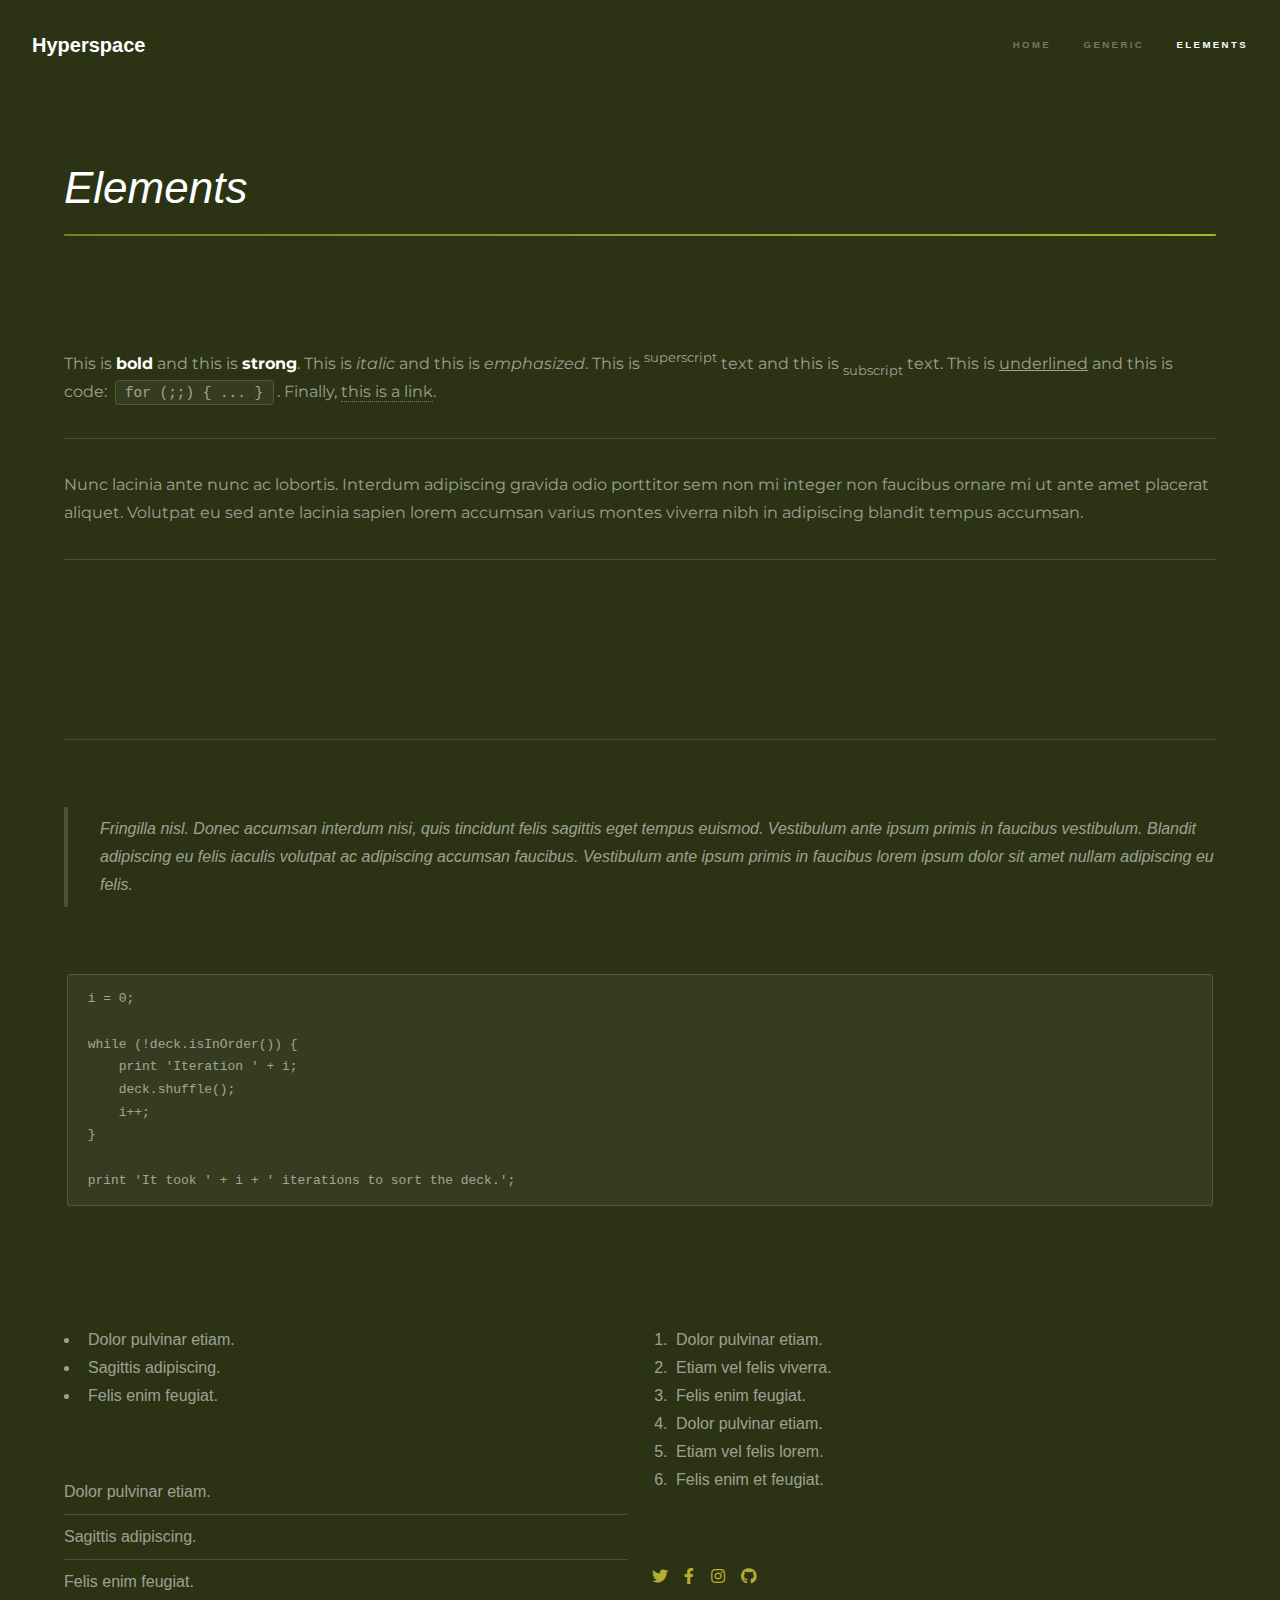
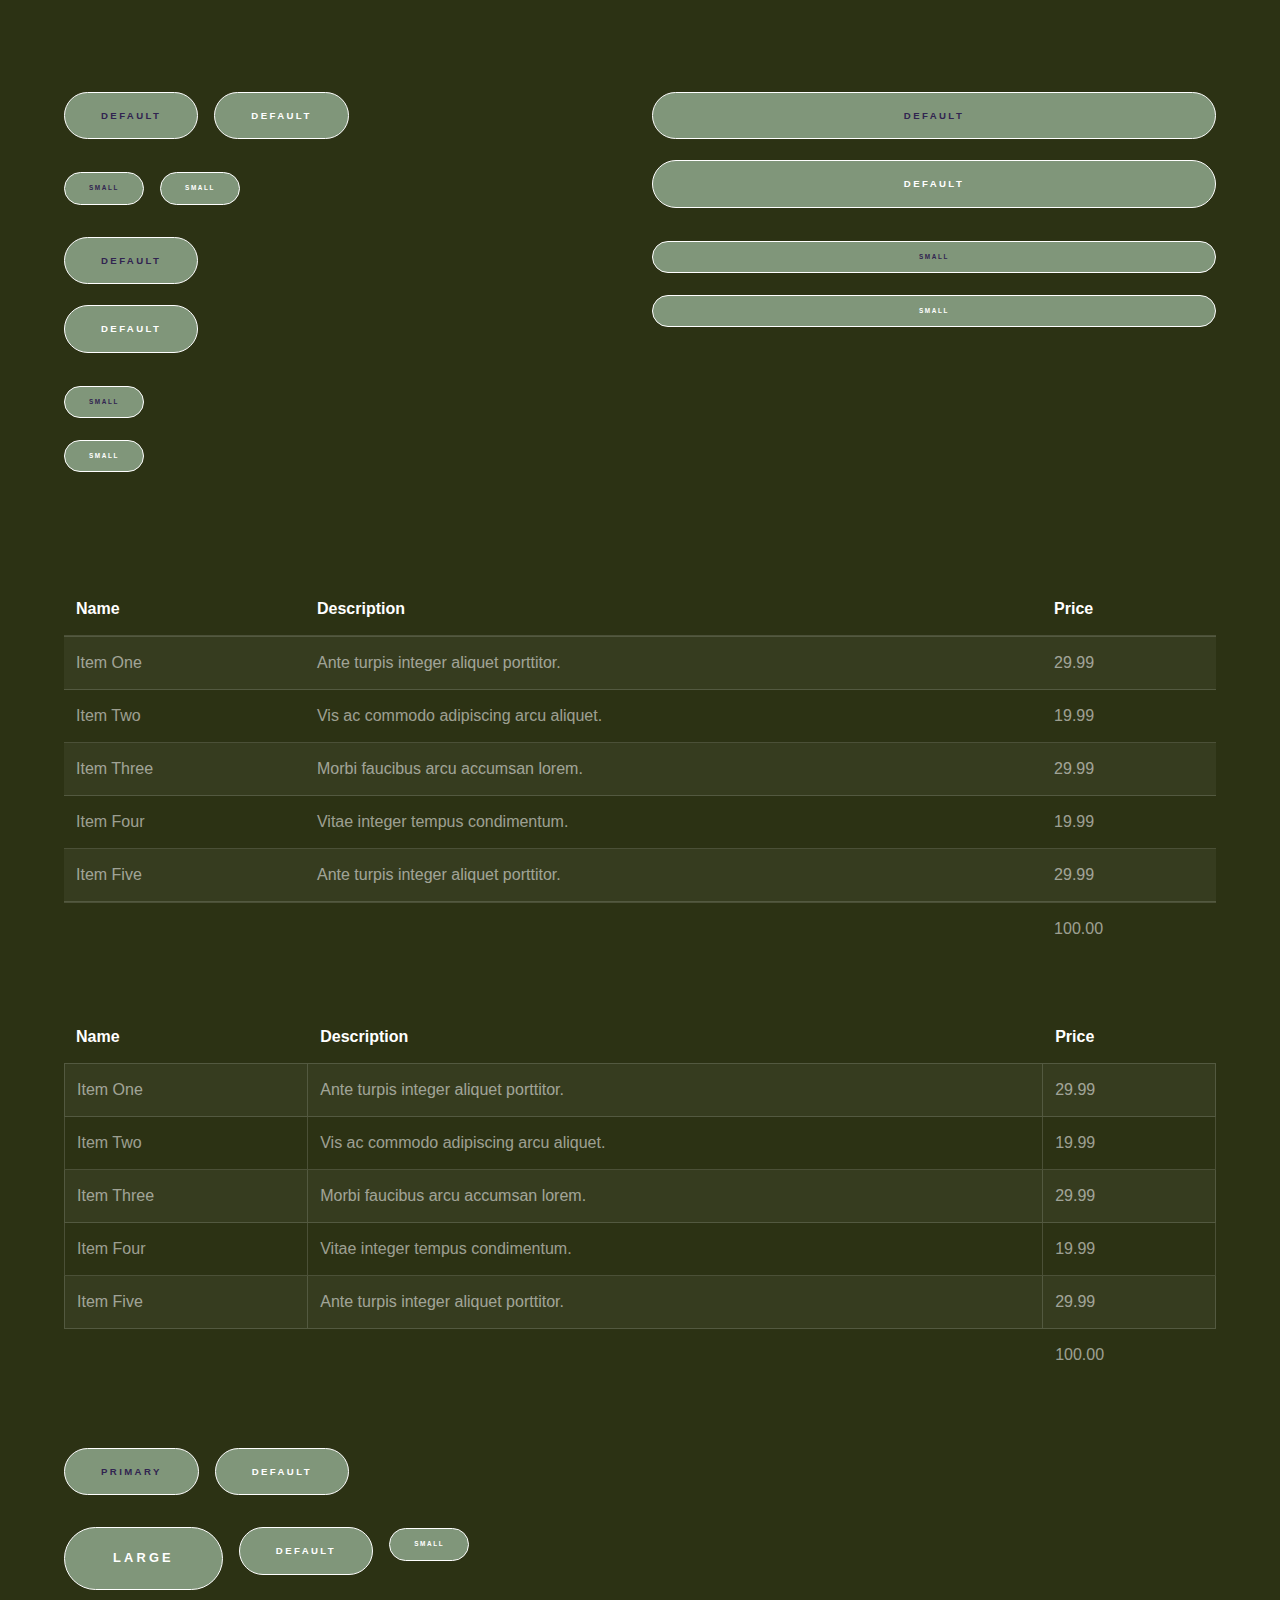
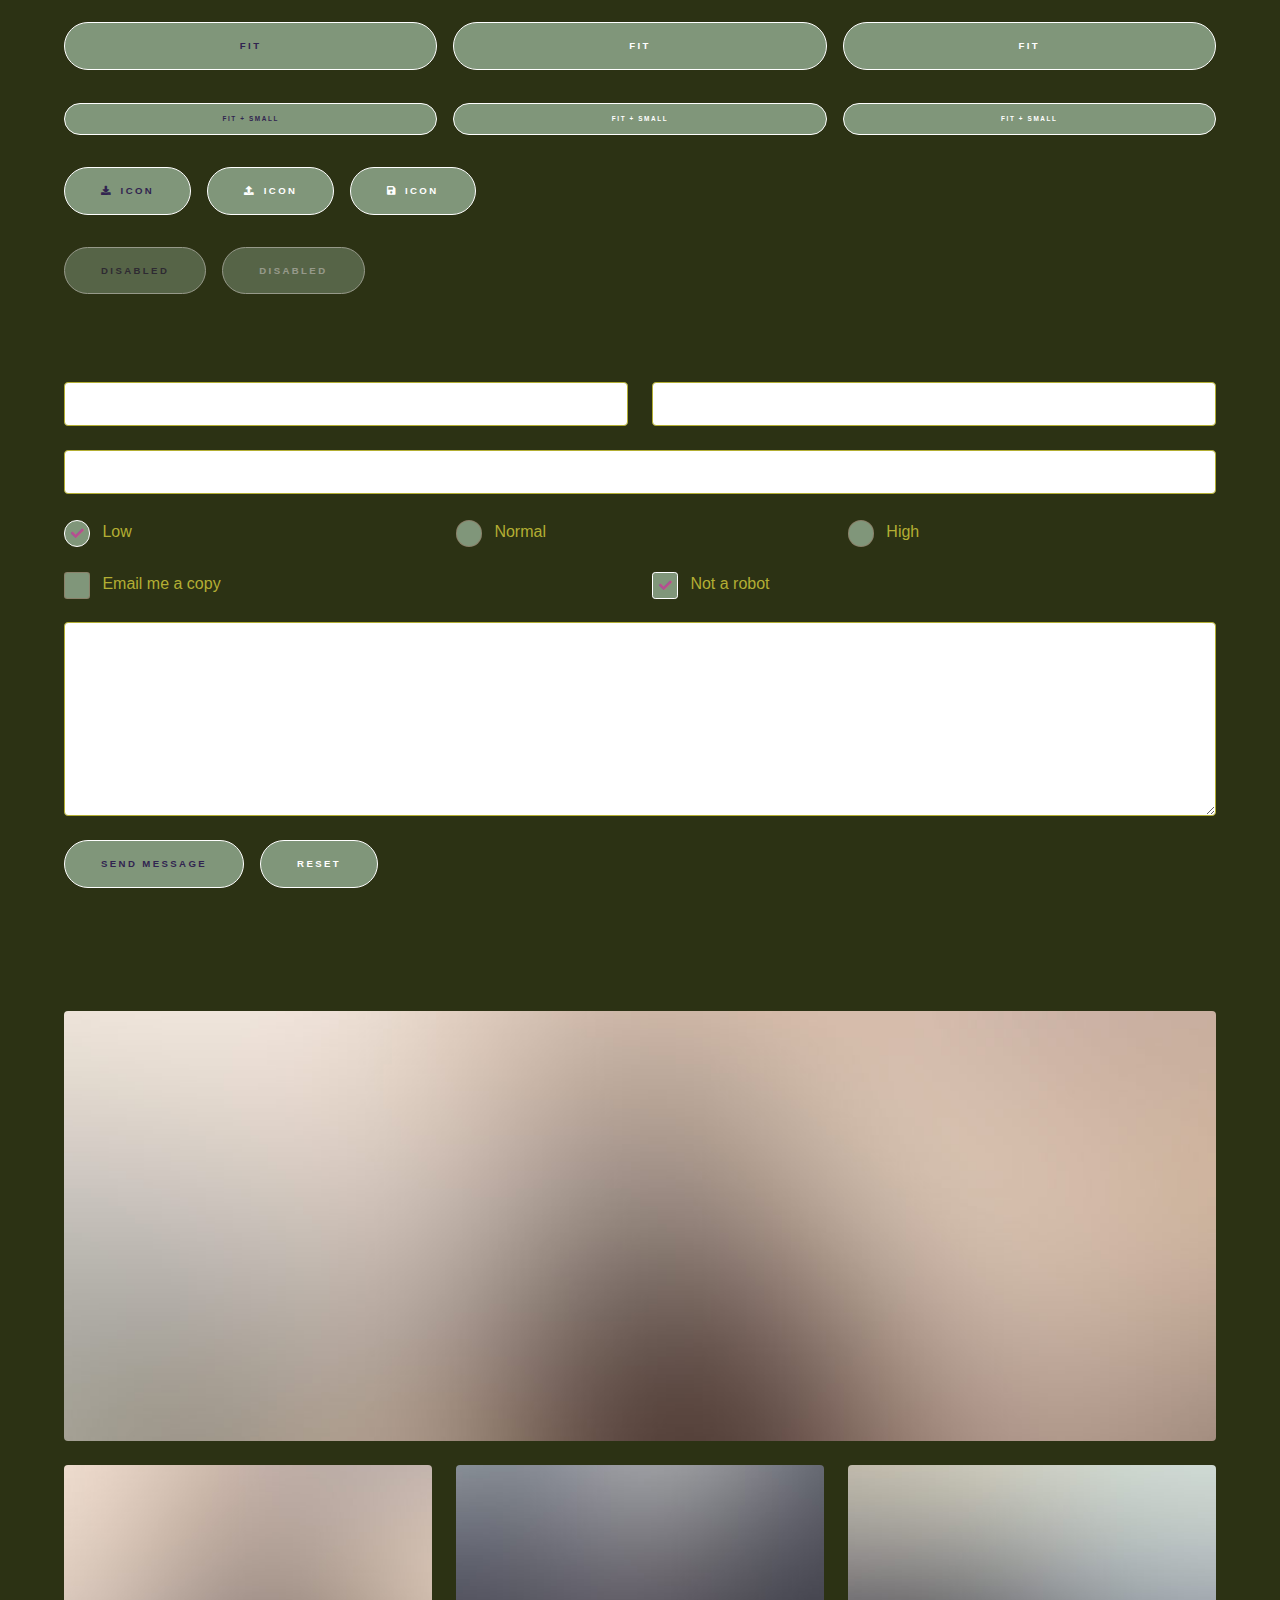
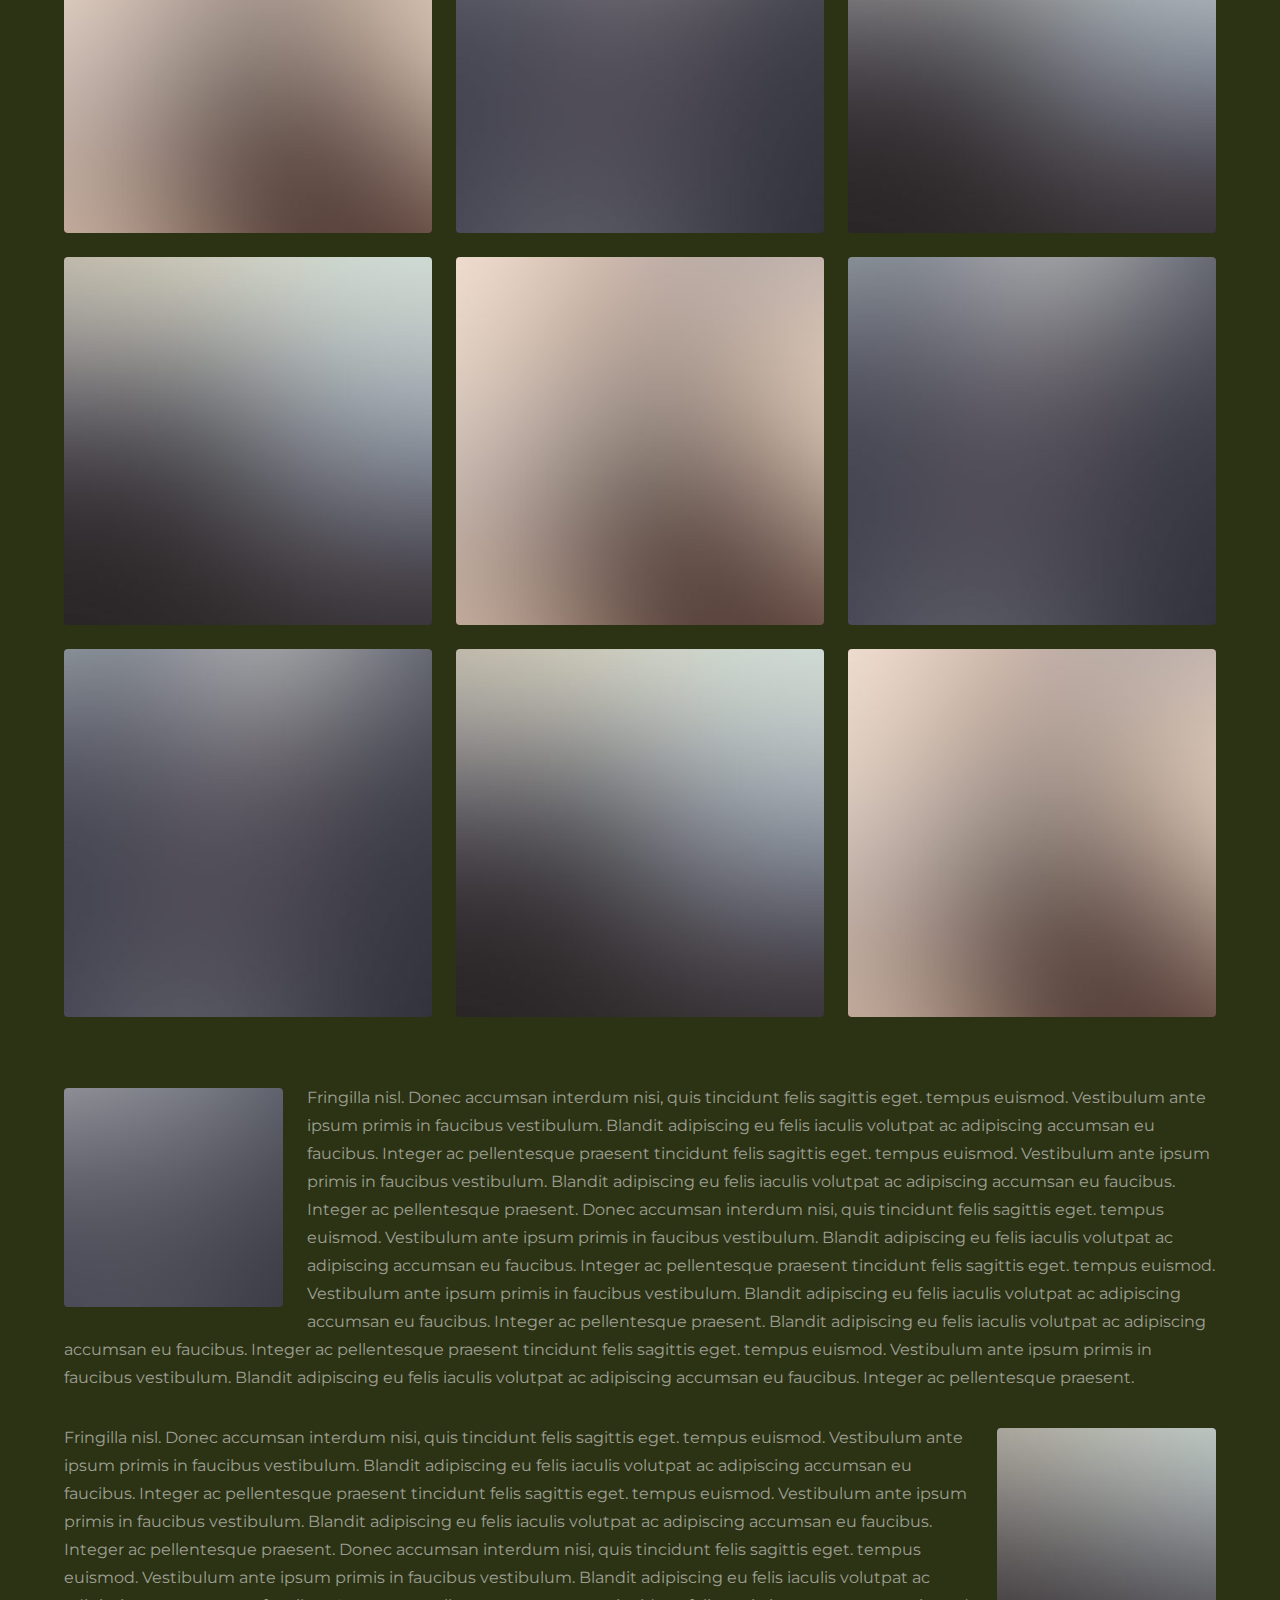
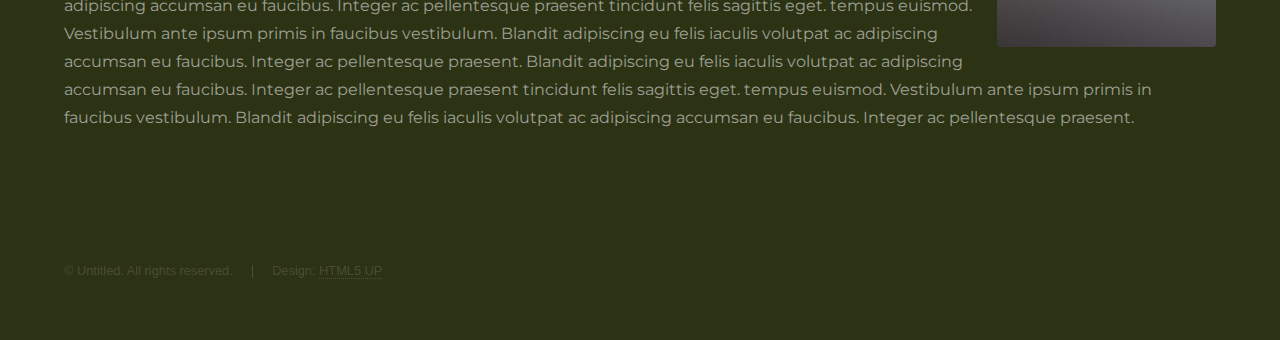
<file: elements.html>
<!DOCTYPE HTML>
<!--
	Hyperspace by HTML5 UP
	html5up.net | @ajlkn
	Free for personal and commercial use under the CCA 3.0 license (html5up.net/license)
-->
<html>
	<head>
		<title>Elements - Hyperspace by HTML5 UP</title>
		<meta charset="utf-8" />
		<meta name="viewport" content="width=device-width, initial-scale=1, user-scalable=no" />
		<link rel="stylesheet" href="assets/css/main.css" />
		<noscript><link rel="stylesheet" href="assets/css/noscript.css" /></noscript>
	</head>
	<body class="is-preload">

		<!-- Header -->
			<header id="header">
				<a href="index.html" class="title">Hyperspace</a>
				<nav>
					<ul>
						<li><a href="index.html">Home</a></li>
						<li><a href="generic.html">Generic</a></li>
						<li><a href="elements.html"  class="active">Elements</a></li>
					</ul>
				</nav>
			</header>

		<!-- Wrapper -->
			<div id="wrapper">

				<!-- Main -->
					<section id="main" class="wrapper">
						<div class="inner">
							<h1 class="major">Elements</h1>

							<!-- Text -->
								<section>
									<h2>Text</h2>
									<p>This is <b>bold</b> and this is <strong>strong</strong>. This is <i>italic</i> and this is <em>emphasized</em>.
									This is <sup>superscript</sup> text and this is <sub>subscript</sub> text.
									This is <u>underlined</u> and this is code: <code>for (;;) { ... }</code>. Finally, <a href="#">this is a link</a>.</p>
									<hr />
									<p>Nunc lacinia ante nunc ac lobortis. Interdum adipiscing gravida odio porttitor sem non mi integer non faucibus ornare mi ut ante amet placerat aliquet. Volutpat eu sed ante lacinia sapien lorem accumsan varius montes viverra nibh in adipiscing blandit tempus accumsan.</p>
									<hr />
									<h2>Heading Level 2</h2>
									<h3>Heading Level 3</h3>
									<h4>Heading Level 4</h4>
									<hr />
									<h3>Blockquote</h3>
									<blockquote>Fringilla nisl. Donec accumsan interdum nisi, quis tincidunt felis sagittis eget tempus euismod. Vestibulum ante ipsum primis in faucibus vestibulum. Blandit adipiscing eu felis iaculis volutpat ac adipiscing accumsan faucibus. Vestibulum ante ipsum primis in faucibus lorem ipsum dolor sit amet nullam adipiscing eu felis.</blockquote>
									<h3>Preformatted</h3>
									<pre><code>i = 0;

while (!deck.isInOrder()) {
    print 'Iteration ' + i;
    deck.shuffle();
    i++;
}

print 'It took ' + i + ' iterations to sort the deck.';</code></pre>
								</section>

							<!-- Lists -->
								<section>
									<h2>Lists</h2>
									<div class="row">
										<div class="col-6 col-12-medium">
											<h3>Unordered</h3>
											<ul>
												<li>Dolor pulvinar etiam.</li>
												<li>Sagittis adipiscing.</li>
												<li>Felis enim feugiat.</li>
											</ul>
											<h3>Alternate</h3>
											<ul class="alt">
												<li>Dolor pulvinar etiam.</li>
												<li>Sagittis adipiscing.</li>
												<li>Felis enim feugiat.</li>
											</ul>
										</div>
										<div class="col-6 col-12-medium">
											<h3>Ordered</h3>
											<ol>
												<li>Dolor pulvinar etiam.</li>
												<li>Etiam vel felis viverra.</li>
												<li>Felis enim feugiat.</li>
												<li>Dolor pulvinar etiam.</li>
												<li>Etiam vel felis lorem.</li>
												<li>Felis enim et feugiat.</li>
											</ol>
											<h3>Icons</h3>
											<ul class="icons">
												<li><a href="#" class="icon brands fa-twitter"><span class="label">Twitter</span></a></li>
												<li><a href="#" class="icon brands fa-facebook-f"><span class="label">Facebook</span></a></li>
												<li><a href="#" class="icon brands fa-instagram"><span class="label">Instagram</span></a></li>
												<li><a href="#" class="icon brands fa-github"><span class="label">Github</span></a></li>
											</ul>
										</div>
									</div>
									<h2>Actions</h2>
									<div class="row">
										<div class="col-6 col-12-medium">
											<ul class="actions">
												<li><a href="#" class="button primary">Default</a></li>
												<li><a href="#" class="button">Default</a></li>
											</ul>
											<ul class="actions small">
												<li><a href="#" class="button primary small">Small</a></li>
												<li><a href="#" class="button small">Small</a></li>
											</ul>
											<ul class="actions stacked">
												<li><a href="#" class="button primary">Default</a></li>
												<li><a href="#" class="button">Default</a></li>
											</ul>
											<ul class="actions stacked">
												<li><a href="#" class="button primary small">Small</a></li>
												<li><a href="#" class="button small">Small</a></li>
											</ul>
										</div>
										<div class="col-6 col-12-medium">
											<ul class="actions stacked">
												<li><a href="#" class="button primary fit">Default</a></li>
												<li><a href="#" class="button fit">Default</a></li>
											</ul>
											<ul class="actions stacked">
												<li><a href="#" class="button primary small fit">Small</a></li>
												<li><a href="#" class="button small fit">Small</a></li>
											</ul>
										</div>
									</div>
								</section>

							<!-- Table -->
								<section>
									<h2>Table</h2>
									<h3>Default</h3>
									<div class="table-wrapper">
										<table>
											<thead>
												<tr>
													<th>Name</th>
													<th>Description</th>
													<th>Price</th>
												</tr>
											</thead>
											<tbody>
												<tr>
													<td>Item One</td>
													<td>Ante turpis integer aliquet porttitor.</td>
													<td>29.99</td>
												</tr>
												<tr>
													<td>Item Two</td>
													<td>Vis ac commodo adipiscing arcu aliquet.</td>
													<td>19.99</td>
												</tr>
												<tr>
													<td>Item Three</td>
													<td> Morbi faucibus arcu accumsan lorem.</td>
													<td>29.99</td>
												</tr>
												<tr>
													<td>Item Four</td>
													<td>Vitae integer tempus condimentum.</td>
													<td>19.99</td>
												</tr>
												<tr>
													<td>Item Five</td>
													<td>Ante turpis integer aliquet porttitor.</td>
													<td>29.99</td>
												</tr>
											</tbody>
											<tfoot>
												<tr>
													<td colspan="2"></td>
													<td>100.00</td>
												</tr>
											</tfoot>
										</table>
									</div>

									<h3>Alternate</h3>
									<div class="table-wrapper">
										<table class="alt">
											<thead>
												<tr>
													<th>Name</th>
													<th>Description</th>
													<th>Price</th>
												</tr>
											</thead>
											<tbody>
												<tr>
													<td>Item One</td>
													<td>Ante turpis integer aliquet porttitor.</td>
													<td>29.99</td>
												</tr>
												<tr>
													<td>Item Two</td>
													<td>Vis ac commodo adipiscing arcu aliquet.</td>
													<td>19.99</td>
												</tr>
												<tr>
													<td>Item Three</td>
													<td> Morbi faucibus arcu accumsan lorem.</td>
													<td>29.99</td>
												</tr>
												<tr>
													<td>Item Four</td>
													<td>Vitae integer tempus condimentum.</td>
													<td>19.99</td>
												</tr>
												<tr>
													<td>Item Five</td>
													<td>Ante turpis integer aliquet porttitor.</td>
													<td>29.99</td>
												</tr>
											</tbody>
											<tfoot>
												<tr>
													<td colspan="2"></td>
													<td>100.00</td>
												</tr>
											</tfoot>
										</table>
									</div>
								</section>

							<!-- Buttons -->
								<section>
									<h3>Buttons</h3>
									<ul class="actions">
										<li><a href="#" class="button primary">Primary</a></li>
										<li><a href="#" class="button">Default</a></li>
									</ul>
									<ul class="actions">
										<li><a href="#" class="button large">Large</a></li>
										<li><a href="#" class="button">Default</a></li>
										<li><a href="#" class="button small">Small</a></li>
									</ul>
									<ul class="actions fit">
										<li><a href="#" class="button primary fit">Fit</a></li>
										<li><a href="#" class="button fit">Fit</a></li>
										<li><a href="#" class="button fit">Fit</a></li>
									</ul>
									<ul class="actions fit small">
										<li><a href="#" class="button primary fit small">Fit + Small</a></li>
										<li><a href="#" class="button fit small">Fit + Small</a></li>
										<li><a href="#" class="button fit small">Fit + Small</a></li>
									</ul>
									<ul class="actions">
										<li><a href="#" class="button primary icon solid fa-download">Icon</a></li>
										<li><a href="#" class="button icon solid fa-upload">Icon</a></li>
										<li><a href="#" class="button icon solid fa-save">Icon</a></li>
									</ul>
									<ul class="actions">
										<li><span class="button primary disabled">Disabled</span></li>
										<li><span class="button disabled">Disabled</span></li>
									</ul>
								</section>

							<!-- Form -->
								<section>
									<h2>Form</h2>
									<form method="post" action="#">
										<div class="row gtr-uniform">
											<div class="col-6 col-12-xsmall">
												<input type="text" name="demo-name" id="demo-name" value="" placeholder="Name" />
											</div>
											<div class="col-6 col-12-xsmall">
												<input type="email" name="demo-email" id="demo-email" value="" placeholder="Email" />
											</div>
											<div class="col-12">
												<select name="demo-category" id="demo-category">
													<option value="">- Category -</option>
													<option value="1">Manufacturing</option>
													<option value="1">Shipping</option>
													<option value="1">Administration</option>
													<option value="1">Human Resources</option>
												</select>
											</div>
											<div class="col-4 col-12-small">
												<input type="radio" id="demo-priority-low" name="demo-priority" checked>
												<label for="demo-priority-low">Low</label>
											</div>
											<div class="col-4 col-12-small">
												<input type="radio" id="demo-priority-normal" name="demo-priority">
												<label for="demo-priority-normal">Normal</label>
											</div>
											<div class="col-4 col-12-small">
												<input type="radio" id="demo-priority-high" name="demo-priority">
												<label for="demo-priority-high">High</label>
											</div>
											<div class="col-6 col-12-small">
												<input type="checkbox" id="demo-copy" name="demo-copy">
												<label for="demo-copy">Email me a copy</label>
											</div>
											<div class="col-6 col-12-small">
												<input type="checkbox" id="demo-human" name="demo-human" checked>
												<label for="demo-human">Not a robot</label>
											</div>
											<div class="col-12">
												<textarea name="demo-message" id="demo-message" placeholder="Enter your message" rows="6"></textarea>
											</div>
											<div class="col-12">
												<ul class="actions">
													<li><input type="submit" value="Send Message" class="primary" /></li>
													<li><input type="reset" value="Reset" /></li>
												</ul>
											</div>
										</div>
									</form>
								</section>

							<!-- Image -->
								<section>
									<h2>Image</h2>
									<h3>Fit</h3>
									<div class="box alt">
										<div class="row gtr-uniform">
											<div class="col-12"><span class="image fit"><img src="images/pic04.jpg" alt="" /></span></div>
											<div class="col-4"><span class="image fit"><img src="images/pic01.jpg" alt="" /></span></div>
											<div class="col-4"><span class="image fit"><img src="images/pic02.jpg" alt="" /></span></div>
											<div class="col-4"><span class="image fit"><img src="images/pic03.jpg" alt="" /></span></div>
											<div class="col-4"><span class="image fit"><img src="images/pic03.jpg" alt="" /></span></div>
											<div class="col-4"><span class="image fit"><img src="images/pic01.jpg" alt="" /></span></div>
											<div class="col-4"><span class="image fit"><img src="images/pic02.jpg" alt="" /></span></div>
											<div class="col-4"><span class="image fit"><img src="images/pic02.jpg" alt="" /></span></div>
											<div class="col-4"><span class="image fit"><img src="images/pic03.jpg" alt="" /></span></div>
											<div class="col-4"><span class="image fit"><img src="images/pic01.jpg" alt="" /></span></div>
										</div>
									</div>
									<h3>Left &amp; Right</h3>
									<p><span class="image left"><img src="images/pic05.jpg" alt="" /></span>Fringilla nisl. Donec accumsan interdum nisi, quis tincidunt felis sagittis eget. tempus euismod. Vestibulum ante ipsum primis in faucibus vestibulum. Blandit adipiscing eu felis iaculis volutpat ac adipiscing accumsan eu faucibus. Integer ac pellentesque praesent tincidunt felis sagittis eget. tempus euismod. Vestibulum ante ipsum primis in faucibus vestibulum. Blandit adipiscing eu felis iaculis volutpat ac adipiscing accumsan eu faucibus. Integer ac pellentesque praesent. Donec accumsan interdum nisi, quis tincidunt felis sagittis eget. tempus euismod. Vestibulum ante ipsum primis in faucibus vestibulum. Blandit adipiscing eu felis iaculis volutpat ac adipiscing accumsan eu faucibus. Integer ac pellentesque praesent tincidunt felis sagittis eget. tempus euismod. Vestibulum ante ipsum primis in faucibus vestibulum. Blandit adipiscing eu felis iaculis volutpat ac adipiscing accumsan eu faucibus. Integer ac pellentesque praesent. Blandit adipiscing eu felis iaculis volutpat ac adipiscing accumsan eu faucibus. Integer ac pellentesque praesent tincidunt felis sagittis eget. tempus euismod. Vestibulum ante ipsum primis in faucibus vestibulum. Blandit adipiscing eu felis iaculis volutpat ac adipiscing accumsan eu faucibus. Integer ac pellentesque praesent.</p>
									<p><span class="image right"><img src="images/pic06.jpg" alt="" /></span>Fringilla nisl. Donec accumsan interdum nisi, quis tincidunt felis sagittis eget. tempus euismod. Vestibulum ante ipsum primis in faucibus vestibulum. Blandit adipiscing eu felis iaculis volutpat ac adipiscing accumsan eu faucibus. Integer ac pellentesque praesent tincidunt felis sagittis eget. tempus euismod. Vestibulum ante ipsum primis in faucibus vestibulum. Blandit adipiscing eu felis iaculis volutpat ac adipiscing accumsan eu faucibus. Integer ac pellentesque praesent. Donec accumsan interdum nisi, quis tincidunt felis sagittis eget. tempus euismod. Vestibulum ante ipsum primis in faucibus vestibulum. Blandit adipiscing eu felis iaculis volutpat ac adipiscing accumsan eu faucibus. Integer ac pellentesque praesent tincidunt felis sagittis eget. tempus euismod. Vestibulum ante ipsum primis in faucibus vestibulum. Blandit adipiscing eu felis iaculis volutpat ac adipiscing accumsan eu faucibus. Integer ac pellentesque praesent. Blandit adipiscing eu felis iaculis volutpat ac adipiscing accumsan eu faucibus. Integer ac pellentesque praesent tincidunt felis sagittis eget. tempus euismod. Vestibulum ante ipsum primis in faucibus vestibulum. Blandit adipiscing eu felis iaculis volutpat ac adipiscing accumsan eu faucibus. Integer ac pellentesque praesent.</p>
								</section>

						</div>
					</section>

			</div>

		<!-- Footer -->
			<footer id="footer" class="wrapper alt">
				<div class="inner">
					<ul class="menu">
						<li>&copy; Untitled. All rights reserved.</li><li>Design: <a href="http://html5up.net">HTML5 UP</a></li>
					</ul>
				</div>
			</footer>

		<!-- Scripts -->
			<script src="assets/js/jquery.min.js"></script>
			<script src="assets/js/jquery.scrollex.min.js"></script>
			<script src="assets/js/jquery.scrolly.min.js"></script>
			<script src="assets/js/browser.min.js"></script>
			<script src="assets/js/breakpoints.min.js"></script>
			<script src="assets/js/util.js"></script>
			<script src="assets/js/main.js"></script>

	</body>
</html>
</file>
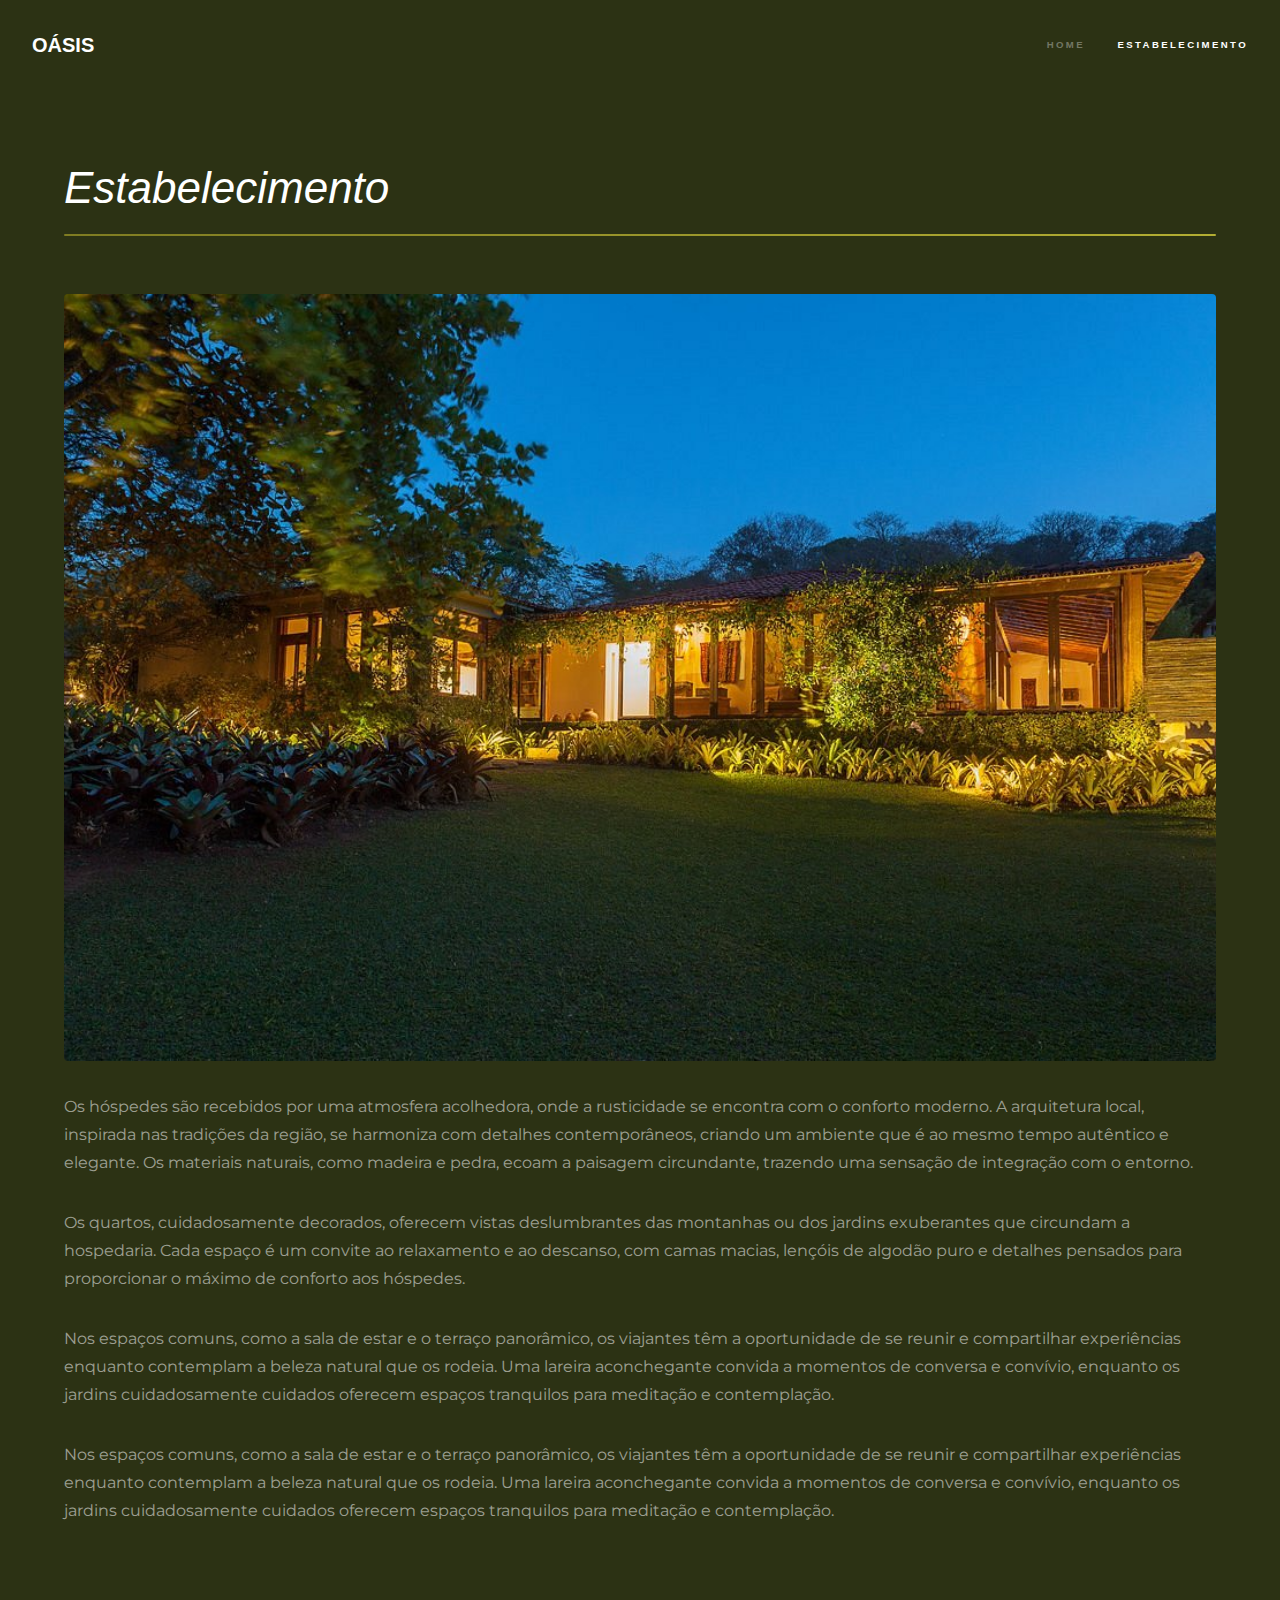
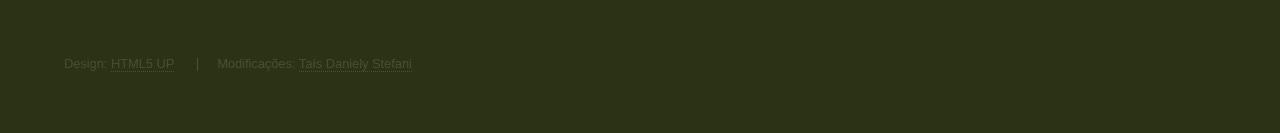
<file: generic.html>
<!DOCTYPE HTML>
<!--
	Hyperspace by HTML5 UP
	html5up.net | @ajlkn
	Free for personal and commercial use under the CCA 3.0 license (html5up.net/license)
-->
<html>
	<head>
		<title>OÁSIS</title>
		<meta charset="utf-8" />
		<meta name="viewport" content="width=device-width, initial-scale=1, user-scalable=no" />
		<link rel="stylesheet" href="assets/css/main.css" />
		<noscript><link rel="stylesheet" href="assets/css/noscript.css" /></noscript>
	</head>
	<body class="is-preload">

		<!-- Header -->
			<header id="header">
				<a href="index.html" class="title">OÁSIS</a>
				<nav>
					<ul>
						<li><a href="index.html">Home</a></li>
						<li><a href="generic.html" class="active">Estabelecimento</a></li>
						
					</ul>
				</nav>
			</header>

		<!-- Wrapper -->
			<div id="wrapper">

				<!-- Main -->
					<section id="main" class="wrapper">
						<div class="inner">
							<h1 class="major">Estabelecimento</h1>
							<span class="image fit"><img src="images/capim-do-mato.jpg" alt="" /></span>
							<p>Os hóspedes são recebidos por uma atmosfera acolhedora, onde a rusticidade se encontra com o conforto moderno. A arquitetura local,
								 inspirada nas tradições da região, se harmoniza com detalhes contemporâneos, criando um ambiente que é ao mesmo tempo autêntico e
								 elegante. Os materiais naturais, como madeira e pedra, ecoam a paisagem circundante, trazendo uma sensação de integração com o entorno.</p>
							<p>Os quartos, cuidadosamente decorados, oferecem vistas deslumbrantes das montanhas ou dos jardins exuberantes que circundam a hospedaria. Cada espaço
								 é um convite ao relaxamento e ao descanso, com camas macias, lençóis de algodão puro e detalhes pensados para proporcionar o máximo de conforto aos hóspedes.</p>	 
							<p>Nos espaços comuns, como a sala de estar e o terraço panorâmico, os viajantes têm a oportunidade de se reunir e compartilhar experiências enquanto
								 contemplam a beleza natural que os rodeia. Uma lareira aconchegante convida a momentos de conversa e convívio, enquanto os jardins cuidadosamente
								 cuidados oferecem espaços tranquilos para meditação e contemplação.</p>
							<p>Nos espaços comuns, como a sala de estar e o terraço panorâmico, os viajantes têm a oportunidade de se reunir e compartilhar experiências enquanto contemplam
								 a beleza natural que os rodeia. Uma lareira aconchegante convida a momentos de conversa e convívio, enquanto os jardins cuidadosamente cuidados oferecem
								  espaços tranquilos para meditação e contemplação.</p>	
						</div>
					</section>

			</div>

		<!-- Footer -->
			<footer id="footer" class="wrapper alt">
				<div class="inner">
					<ul class="menu">
						<li>Design: <a href="http://html5up.net">HTML5 UP</a></li>
                        <li>Modificações: <a href="https://www.instagram.com/tais._._?igsh=Ym00Y3pvaGEwNnNh">Taís Daniely Stefani</a></li>
					</ul>
				</div>
			</footer>

		<!-- Scripts -->
			<script src="assets/js/jquery.min.js"></script>
			<script src="assets/js/jquery.scrollex.min.js"></script>
			<script src="assets/js/jquery.scrolly.min.js"></script>
			<script src="assets/js/browser.min.js"></script>
			<script src="assets/js/breakpoints.min.js"></script>
			<script src="assets/js/util.js"></script>
			<script src="assets/js/main.js"></script>

	</body>
</html>
</file>
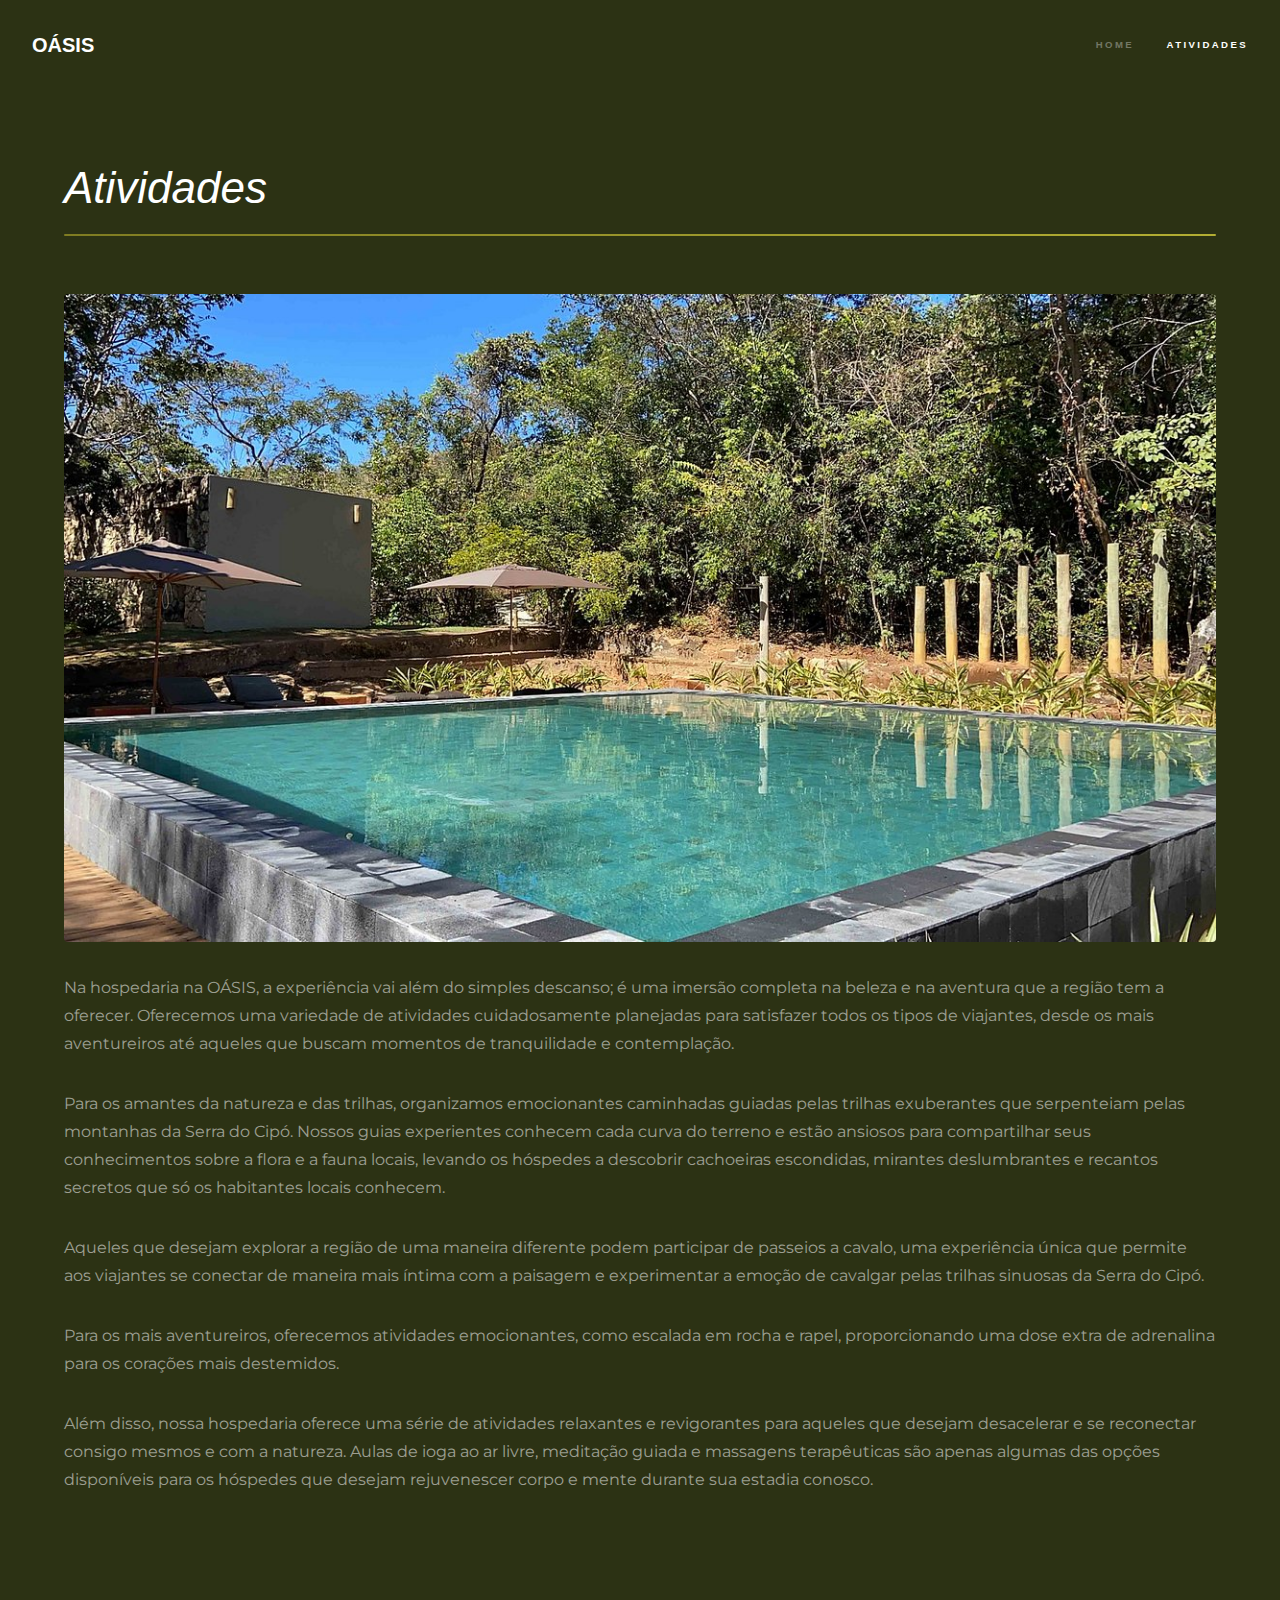
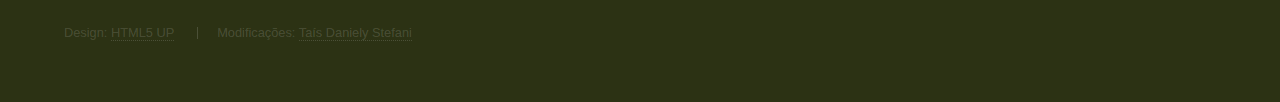
<file: generic02.html>
<!DOCTYPE HTML>
<!--
	Hyperspace by HTML5 UP
	html5up.net | @ajlkn
	Free for personal and commercial use under the CCA 3.0 license (html5up.net/license)
-->
<html>
	<head>
		<title>OÁSIS</title>
		<meta charset="utf-8" />
		<meta name="viewport" content="width=device-width, initial-scale=1, user-scalable=no" />
		<link rel="stylesheet" href="assets/css/main.css" />
		<noscript><link rel="stylesheet" href="assets/css/noscript.css" /></noscript>
	</head>
	<body class="is-preload">

		<!-- Header -->
			<header id="header">
				<a href="index.html" class="title">OÁSIS</a>
				<nav>
					<ul>
						<li><a href="index.html">Home</a></li>
						<li><a href="generic.html" class="active">Atividades</a></li>
						
					</ul>
				</nav>
			</header>

		<!-- Wrapper -->
			<div id="wrapper">

				<!-- Main -->
					<section id="main" class="wrapper">
						<div class="inner">
							<h1 class="major">Atividades</h1>
							<span class="image fit"><img src="images/capim-do-mato piscina.jpg" alt="" /></span>
							<p>Na hospedaria na OÁSIS, a experiência vai além do simples descanso; é uma imersão completa na beleza e na aventura que a região tem a oferecer. 
                                Oferecemos uma variedade de atividades cuidadosamente planejadas para satisfazer todos os tipos de viajantes, desde os mais aventureiros até aqueles
                                 que buscam momentos de tranquilidade e contemplação.</p>
							<p>Para os amantes da natureza e das trilhas, organizamos emocionantes caminhadas guiadas pelas trilhas exuberantes que serpenteiam pelas montanhas da 
                                Serra do Cipó. Nossos guias experientes conhecem cada curva do terreno e estão ansiosos para compartilhar seus conhecimentos sobre a flora e a fauna 
                                locais, levando os hóspedes a descobrir cachoeiras escondidas, mirantes deslumbrantes e recantos secretos que só os habitantes locais conhecem.</p>	 
							<p>Aqueles que desejam explorar a região de uma maneira diferente podem participar de passeios a cavalo, uma experiência única que permite aos viajantes se 
                                conectar de maneira mais íntima com a paisagem e experimentar a emoção de cavalgar pelas trilhas sinuosas da Serra do Cipó.</p>
							<p>Para os mais aventureiros, oferecemos atividades emocionantes, como escalada em rocha e rapel, proporcionando uma dose extra de adrenalina para os corações
                                mais destemidos.</p>	
                                <P>Além disso, nossa hospedaria oferece uma série de atividades relaxantes e revigorantes para aqueles que desejam desacelerar e se reconectar consigo mesmos
                                     e com a natureza. Aulas de ioga ao ar livre, meditação guiada e massagens terapêuticas são apenas algumas das opções disponíveis para os hóspedes que desejam rejuvenescer corpo e mente durante sua estadia conosco.</P>
						</div>
					</section>

			</div>

		<!-- Footer -->
			<footer id="footer" class="wrapper alt">
				<div class="inner">
					<ul class="menu">
						<li>Design: <a href="http://html5up.net">HTML5 UP</a></li>
                        <li>Modificações: <a href="https://www.instagram.com/tais._._?igsh=Ym00Y3pvaGEwNnNh">Taís Daniely Stefani</a></li>
					</ul>
				</div>
			</footer>

		<!-- Scripts -->
			<script src="assets/js/jquery.min.js"></script>
			<script src="assets/js/jquery.scrollex.min.js"></script>
			<script src="assets/js/jquery.scrolly.min.js"></script>
			<script src="assets/js/browser.min.js"></script>
			<script src="assets/js/breakpoints.min.js"></script>
			<script src="assets/js/util.js"></script>
			<script src="assets/js/main.js"></script>

	</body>
</html>
</file>
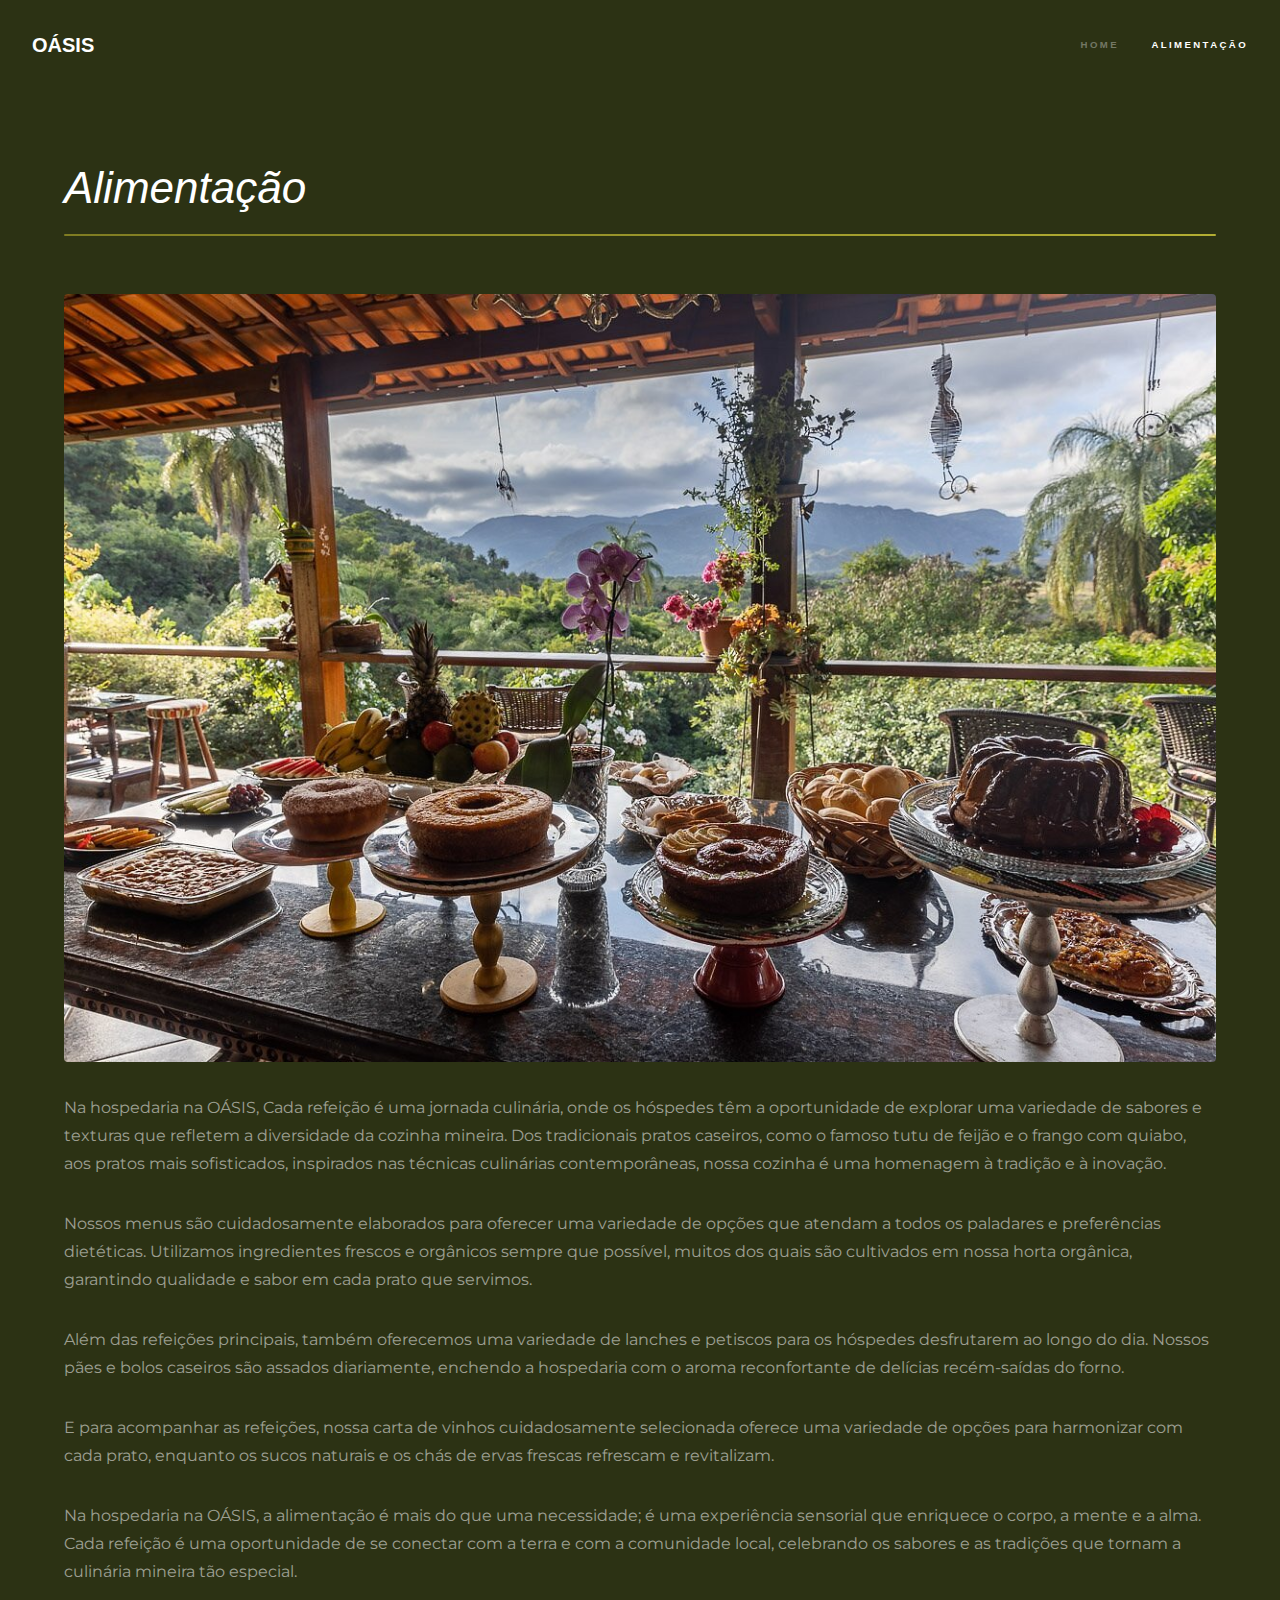
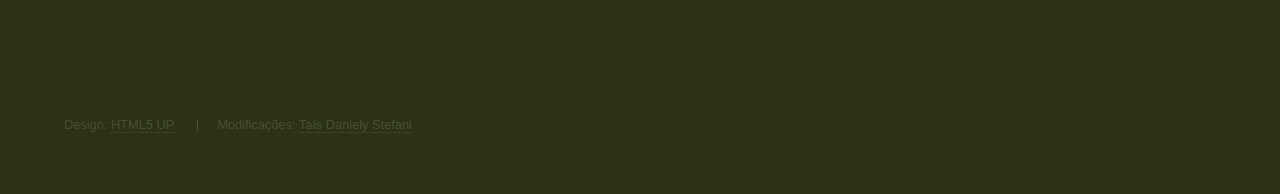
<file: generic03.html>
<!DOCTYPE HTML>
<!--
	Hyperspace by HTML5 UP
	html5up.net | @ajlkn
	Free for personal and commercial use under the CCA 3.0 license (html5up.net/license)
-->
<html>
	<head>
		<title>OÁSIS</title>
		<meta charset="utf-8" />
		<meta name="viewport" content="width=device-width, initial-scale=1, user-scalable=no" />
		<link rel="stylesheet" href="assets/css/main.css" />
		<noscript><link rel="stylesheet" href="assets/css/noscript.css" /></noscript>
	</head>
	<body class="is-preload">

		<!-- Header -->
			<header id="header">
				<a href="index.html" class="title">OÁSIS</a>
				<nav>
					<ul>
						<li><a href="index.html">Home</a></li>
						<li><a href="generic.html" class="active">Alimentação</a></li>
						
					</ul>
				</nav>
			</header>

		<!-- Wrapper -->
			<div id="wrapper">

				<!-- Main -->
					<section id="main" class="wrapper">
						<div class="inner">
							<h1 class="major">Alimentação</h1>
							<span class="image fit"><img src="images/cafe-da-manha.jpg" alt="" /></span>
							<p>Na hospedaria na OÁSIS, Cada refeição é uma jornada culinária, onde os hóspedes têm a oportunidade de explorar uma variedade de sabores e texturas que 
                                refletem a diversidade da cozinha mineira. Dos tradicionais pratos caseiros, como o famoso tutu de feijão e o frango com quiabo, aos pratos mais sofisticados,
                                 inspirados nas técnicas culinárias contemporâneas, nossa cozinha é uma homenagem à tradição e à inovação.</p>
							<p>Nossos menus são cuidadosamente elaborados para oferecer uma variedade de opções que atendam a todos os paladares e preferências dietéticas. Utilizamos ingredientes 
                                frescos e orgânicos sempre que possível, muitos dos quais são cultivados em nossa horta orgânica, garantindo qualidade e sabor em cada prato que servimos.</p>	 
							<p>Além das refeições principais, também oferecemos uma variedade de lanches e petiscos para os hóspedes desfrutarem ao longo do dia. Nossos pães e bolos caseiros 
                                são assados ​​diariamente, enchendo a hospedaria com o aroma reconfortante de delícias recém-saídas do forno.</p>
							<p>E para acompanhar as refeições, nossa carta de vinhos cuidadosamente selecionada oferece uma variedade de opções para harmonizar com cada prato, enquanto os 
                                sucos naturais e os chás de ervas frescas refrescam e revitalizam.</p>	
                                <P>Na hospedaria na OÁSIS, a alimentação é mais do que uma necessidade; é uma experiência sensorial que enriquece o corpo, a mente e a alma. 
                                    Cada refeição é uma oportunidade de se conectar com a terra e com a comunidade local, celebrando os sabores e as tradições que tornam a culinária mineira tão especial.</P>
						</div>
					</section>

			</div>

		<!-- Footer -->
			<footer id="footer" class="wrapper alt">
				<div class="inner">
					<ul class="menu">
						<li>Design: <a href="http://html5up.net">HTML5 UP</a></li>
                        <li>Modificações: <a href="https://www.instagram.com/tais._._?igsh=Ym00Y3pvaGEwNnNh">Taís Daniely Stefani</a></li>
					</ul>
				</div>
			</footer>

		<!-- Scripts -->
			<script src="assets/js/jquery.min.js"></script>
			<script src="assets/js/jquery.scrollex.min.js"></script>
			<script src="assets/js/jquery.scrolly.min.js"></script>
			<script src="assets/js/browser.min.js"></script>
			<script src="assets/js/breakpoints.min.js"></script>
			<script src="assets/js/util.js"></script>
			<script src="assets/js/main.js"></script>

	</body>
</html>
</file>
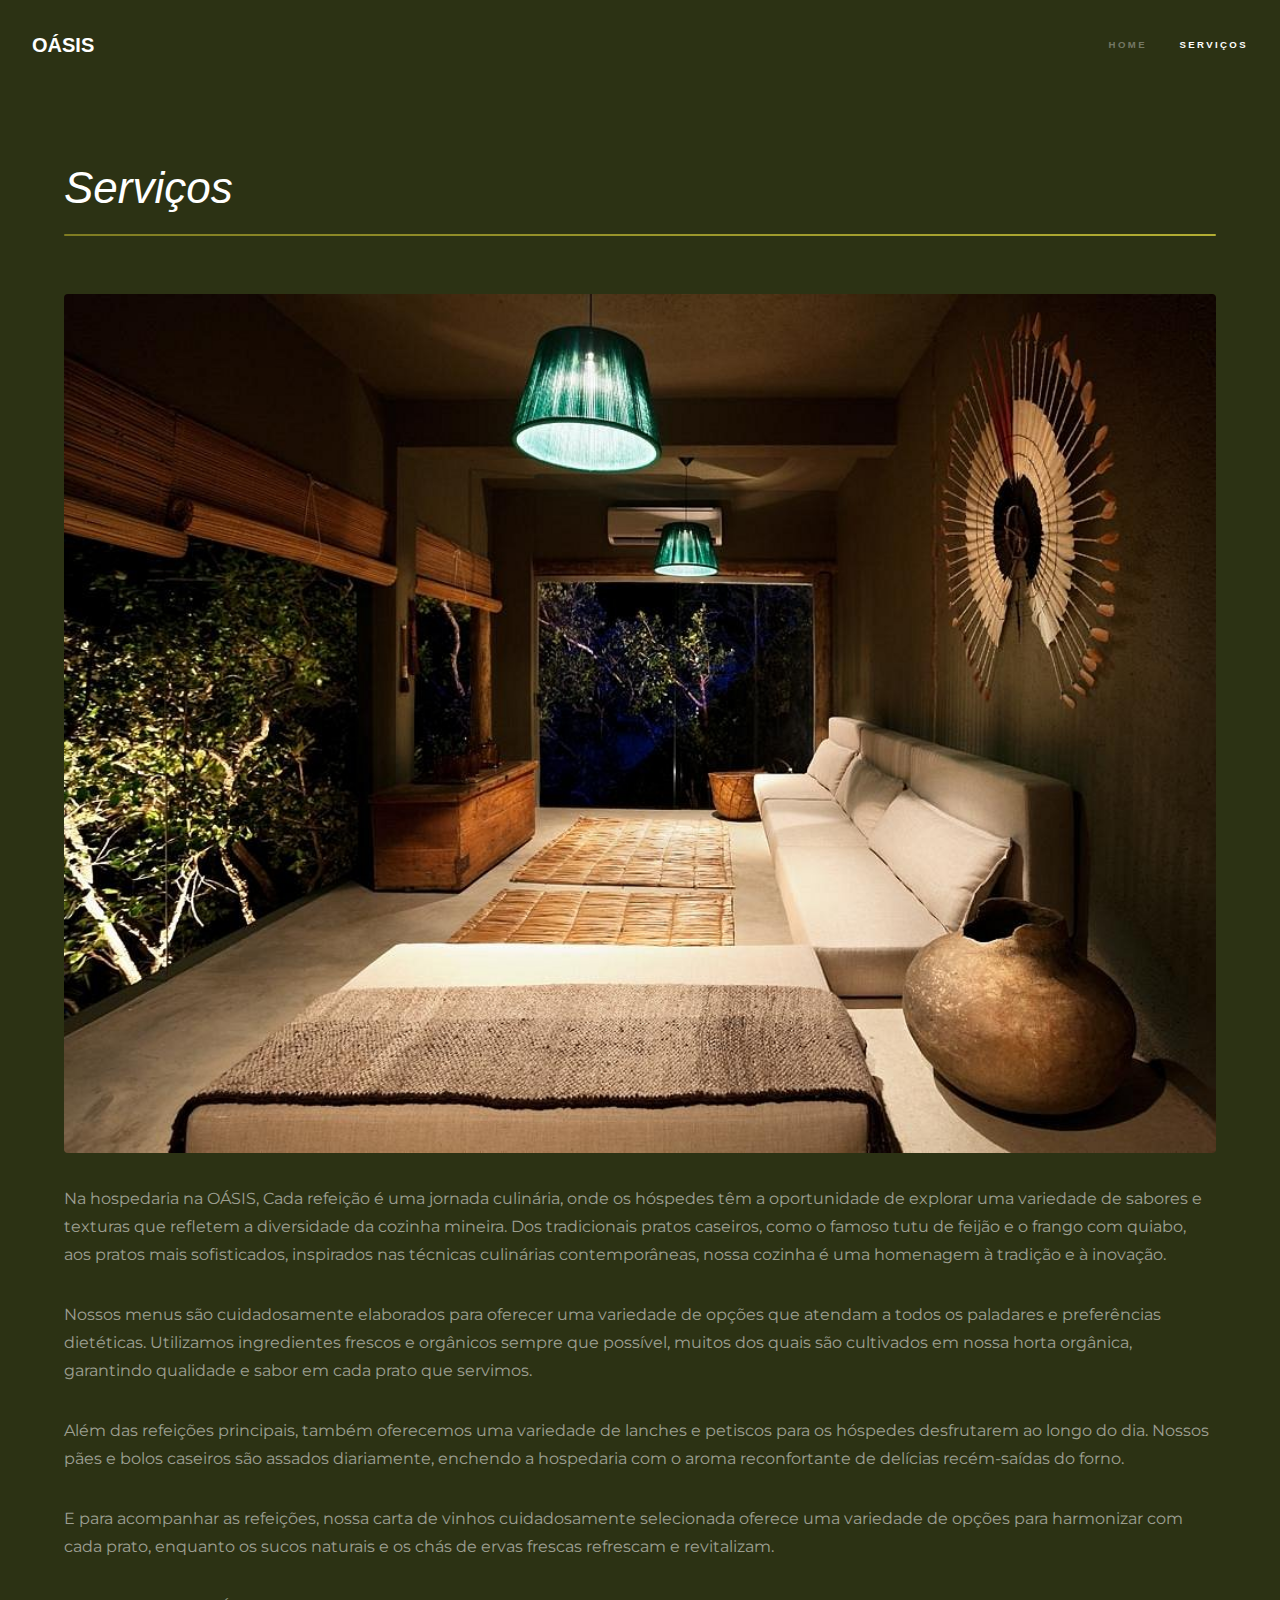
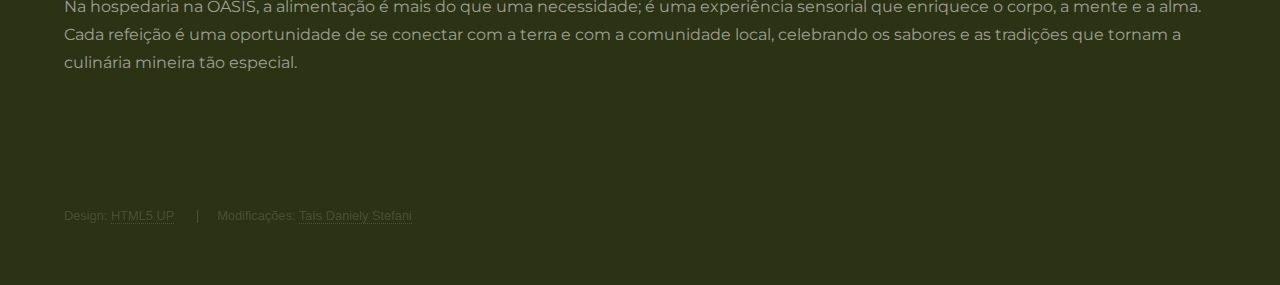
<file: generic04.html>
<!DOCTYPE HTML>
<!--
	Hyperspace by HTML5 UP
	html5up.net | @ajlkn
	Free for personal and commercial use under the CCA 3.0 license (html5up.net/license)
-->
<html>
	<head>
		<title>OÁSIS</title>
		<meta charset="utf-8" />
		<meta name="viewport" content="width=device-width, initial-scale=1, user-scalable=no" />
		<link rel="stylesheet" href="assets/css/main.css" />
		<noscript><link rel="stylesheet" href="assets/css/noscript.css" /></noscript>
	</head>
	<body class="is-preload">

		<!-- Header -->
			<header id="header">
				<a href="index.html" class="title">OÁSIS</a>
				<nav>
					<ul>
						<li><a href="index.html">Home</a></li>
						<li><a href="generic.html" class="active">Serviços</a></li>
						
					</ul>
				</nav>
			</header>

		<!-- Wrapper -->
			<div id="wrapper">

				<!-- Main -->
					<section id="main" class="wrapper">
						<div class="inner">
							<h1 class="major">Serviços</h1>
							<span class="image fit"><img src="images/pousada-capim-do-mato.jpg" alt="" /></span>
							<p>Na hospedaria na OÁSIS, Cada refeição é uma jornada culinária, onde os hóspedes têm a oportunidade de explorar uma variedade de sabores e texturas que 
                                refletem a diversidade da cozinha mineira. Dos tradicionais pratos caseiros, como o famoso tutu de feijão e o frango com quiabo, aos pratos mais sofisticados,
                                 inspirados nas técnicas culinárias contemporâneas, nossa cozinha é uma homenagem à tradição e à inovação.</p>
							<p>Nossos menus são cuidadosamente elaborados para oferecer uma variedade de opções que atendam a todos os paladares e preferências dietéticas. Utilizamos ingredientes 
                                frescos e orgânicos sempre que possível, muitos dos quais são cultivados em nossa horta orgânica, garantindo qualidade e sabor em cada prato que servimos.</p>	 
							<p>Além das refeições principais, também oferecemos uma variedade de lanches e petiscos para os hóspedes desfrutarem ao longo do dia. Nossos pães e bolos caseiros 
                                são assados ​​diariamente, enchendo a hospedaria com o aroma reconfortante de delícias recém-saídas do forno.</p>
							<p>E para acompanhar as refeições, nossa carta de vinhos cuidadosamente selecionada oferece uma variedade de opções para harmonizar com cada prato, enquanto os 
                                sucos naturais e os chás de ervas frescas refrescam e revitalizam.</p>	
                                <P>Na hospedaria na OÁSIS, a alimentação é mais do que uma necessidade; é uma experiência sensorial que enriquece o corpo, a mente e a alma. 
                                    Cada refeição é uma oportunidade de se conectar com a terra e com a comunidade local, celebrando os sabores e as tradições que tornam a culinária mineira tão especial.</P>
						</div>
					</section>

			</div>

		<!-- Footer -->
			<footer id="footer" class="wrapper alt">
				<div class="inner">
					<ul class="menu">
						<li>Design: <a href="http://html5up.net">HTML5 UP</a></li>
                        <li>Modificações: <a href="https://www.instagram.com/tais._._?igsh=Ym00Y3pvaGEwNnNh">Taís Daniely Stefani</a></li>
					</ul>
				</div>
			</footer>

		<!-- Scripts -->
			<script src="assets/js/jquery.min.js"></script>
			<script src="assets/js/jquery.scrollex.min.js"></script>
			<script src="assets/js/jquery.scrolly.min.js"></script>
			<script src="assets/js/browser.min.js"></script>
			<script src="assets/js/breakpoints.min.js"></script>
			<script src="assets/js/util.js"></script>
			<script src="assets/js/main.js"></script>

	</body>
</html>
</file>
<file: assets/css/noscript.css>
/*
	Hyperspace by HTML5 UP
	html5up.net | @ajlkn
	Free for personal and commercial use under the CCA 3.0 license (html5up.net/license)
*/

/* Spotlights */

	.spotlights > section > .image:before {
		opacity: 0 !important;
	}

	.spotlights > section > .content > .inner {
		-moz-transform: none !important;
		-webkit-transform: none !important;
		-ms-transform: none !important;
		transform: none !important;
		opacity: 1 !important;
	}

/* Wrapper */

	.wrapper > .inner {
		opacity: 1 !important;
		-moz-transform: none !important;
		-webkit-transform: none !important;
		-ms-transform: none !important;
		transform: none !important;
	}

/* Sidebar */

	#sidebar > .inner {
		opacity: 1 !important;
	}

	#sidebar nav > ul > li {
		-moz-transform: none !important;
		-webkit-transform: none !important;
		-ms-transform: none !important;
		transform: none !important;
		opacity: 1 !important;
	}
	h1{
		color: #fff;
	}
</file>
<file: assets/css/main.css>
@import url(fontawesome-all.min.css);
@import url('https://fonts.googleapis.com/css2?family=Montserrat:ital,wght@0,100..900;1,100..900&family=Playfair+Display:ital,wght@1,500&display=swap');

/*
	Hyperspace by HTML5 UP
	html5up.net | @ajlkn
	Free for personal and commercial use under the CCA 3.0 license (html5up.net/license)
*/

html, body, div, span, applet, object,
iframe, h1, h2, h3, h4, h5, h6, p, blockquote,
pre, a, abbr, acronym, address, big, cite,
code, del, dfn, em, img, ins, kbd, q, s, samp,
small, strike, strong, sub, sup, tt, var, b,
u, i, center, dl, dt, dd, ol, ul, li, fieldset,
form, label, legend, table, caption, tbody,
tfoot, thead, tr, th, td, article, aside,
canvas, details, embed, figure, figcaption,
footer, header, hgroup, menu, nav, output, ruby,
section, summary, time, mark, audio, video {
	margin: 0;
	padding: 0;
	border: 0;
	font-size: 100%;
	font: inherit;
	vertical-align: baseline;}

article, aside, details, figcaption, figure,
footer, header, hgroup, menu, nav, section {
	display: block;}

body {
	line-height: 1;
}

ol, ul {
	list-style: none;
}

blockquote, q {
	quotes: none;
}

	blockquote:before, blockquote:after, q:before, q:after {
		content: '';
		content: none;
	}

table {
	border-collapse: collapse;
	border-spacing: 0;
}

body {
	-webkit-text-size-adjust: none;
}

mark {
	background-color: transparent;
	color: inherit;
}

input::-moz-focus-inner {
	border: 0;
	padding: 0;
}

input, select, textarea {
	-moz-appearance: none;
	-webkit-appearance: none;
	-ms-appearance: none;
	appearance: none;
	color: #000;
}

/* Basic */

	@-ms-viewport {
		width: device-width;
	}

	body {
		-ms-overflow-style: scrollbar;
	}

	@media screen and (max-width: 480px) {

		html, body {
			min-width: 320px;
		}

	}

	html {
		box-sizing: border-box;
	}

	*, *:before, *:after {
		box-sizing: inherit;
	}

	body {
		background: #2c3214;
	}

		body.is-preload *, body.is-preload *:before, body.is-preload *:after {
			-moz-animation: none !important;
			-webkit-animation: none !important;
			-ms-animation: none !important;
			animation: none !important;
			-moz-transition: none !important;
			-webkit-transition: none !important;
			-ms-transition: none !important;
			transition: none !important;
		}

/* Type */

	body, input, select, textarea {
		color: rgba(255, 255, 255, 0.55);
		font-family: Arial, Helvetica, sans-serif;
		font-size: 16.5pt;
		font-weight: normal;
		line-height: 1.75;
	}

		@media screen and (max-width: 1680px) {

			body, input, select, textarea {
				font-size: 13pt;
			}

		}

		@media screen and (max-width: 1280px) {

			body, input, select, textarea {
				font-size: 12pt;
			}

		}

		@media screen and (max-width: 360px) {

			body, input, select, textarea {
				font-size: 11pt;
			}

		}

	a {
		-moz-transition: color 0.2s ease, border-bottom-color 0.2s ease;
		-webkit-transition: color 0.2s ease, border-bottom-color 0.2s ease;
		-ms-transition: color 0.2s ease, border-bottom-color 0.2s ease;
		transition: color 0.2s ease, border-bottom-color 0.2s ease;
		border-bottom: dotted 1px rgba(255, 255, 255, 0.35);
		color: inherit;
		text-decoration: none;
	}

		a:hover {
			border-bottom-color: transparent;
			color: #ffffff;
		}

	strong, b {
		color: #ffffff;
		font-weight: bold;
	}

	em, i {
		font-style: italic;
	}

	p {
		margin: 0 0 2em 0;
		font-family: montserrat;
	}

	h1, h2, h3, h4, h5, h6 {
		color:#2c3214;
		font-weight: bold;
		line-height: 1.5;
		margin: 0 0 0.5em 0;
		font-family: Arial, Helvetica, sans-serif ;
		font-weight: 400;
  		font-style: italic;
		
	}

		h1 a, h2 a, h3 a, h4 a, h5 a, h6 a {
			color: inherit;
			text-decoration: none;
		}

	h1 {
		font-size: 2.75em;
	}

		h1.major {
			margin: 0 0 1.3em 0;
			position: relative;
			padding-bottom: 0.35em;
			color: #ffffff;
		}

			h1.major:after {
				background-image: -moz-linear-gradient(to right, #7f7c22, #b3ae33);
				background-image: -webkit-linear-gradient(to right, #7f7c22, #b3ae33);
				background-image: -ms-linear-gradient(to right, #7f7c22, #b3ae33);
				background-image: linear-gradient(to right, #7f7c22, #b3ae33);
				-moz-transition: max-width 0.2s ease;
				-webkit-transition: max-width 0.2s ease;
				-ms-transition: max-width 0.2s ease;
				transition: max-width 0.2s ease;
				border-radius: 0.2em;
				bottom: 0;
				content: '';
				height: 0.05em;
				position: absolute;
				right: 0;
				width: 100%;
			}

	h2 {
		font-size: 1.75em;
	}

	h3 {
		font-size: 1.1em;
	}

	h4 {
		font-size: 1em;
	}

	h5 {
		font-size: 0.8em;
	}

	h6 {
		font-size: 0.6em;
	}

	@media screen and (max-width: 736px) {

		h1 {
			font-size: 2em;
		}

		h2 {
			font-size: 1.25em;
		}

		h3 {
			font-size: 1em;
		}

		h4 {
			font-size: 0.8em;
		}

		h5 {
			font-size: 0.6em;
		}

		h6 {
			font-size: 0.6em;
		}

	}

	sub {
		font-size: 0.8em;
		position: relative;
		top: 0.5em;
	}

	sup {
		font-size: 0.8em;
		position: relative;
		top: -0.5em;
	}

	blockquote {
		border-left: solid 4px rgba(255, 255, 255, 0.15);
		font-style: italic;
		margin: 0 0 2em 0;
		padding: 0.5em 0 0.5em 2em;
	}

	code {
		background: rgba(255, 255, 255, 0.05);
		border-radius: 0.25em;
		border: solid 1px rgba(255, 255, 255, 0.15);
		font-family: "Courier New", monospace;
		font-size: 0.9em;
		margin: 0 0.25em;
		padding: 0.25em 0.65em;
	}

	pre {
		-webkit-overflow-scrolling: touch;
		font-family: "Courier New", monospace;
		font-size: 0.9em;
		margin: 0 0 2em 0;
	}

		pre code {
			display: block;
			line-height: 1.75em;
			padding: 1em 1.5em;
			overflow-x: auto;
		}

	hr {
		border: 0;
		border-bottom: solid 1px rgba(255, 255, 255, 0.15);
		margin: 2em 0;
	}

		hr.major {
			margin: 3em 0;
		}

	.align-left {
		text-align: left;
	}

	.align-center {
		text-align: center;
	}

	.align-right {
		text-align: right;
	}

/* Row */

	.row {
		display: flex;
		flex-wrap: wrap;
		box-sizing: border-box;
		align-items: stretch;
	}

		.row > * {
			box-sizing: border-box;
		}

		.row.gtr-uniform > * > :last-child {
			margin-bottom: 0;
		}

		.row.aln-left {
			justify-content: flex-start;
		}

		.row.aln-center {
			justify-content: center;
		}

		.row.aln-right {
			justify-content: flex-end;
		}

		.row.aln-top {
			align-items: flex-start;
		}

		.row.aln-middle {
			align-items: center;
		}

		.row.aln-bottom {
			align-items: flex-end;
		}

		.row > .imp {
			order: -1;
		}

		.row > .col-1 {
			width: 8.33333%;
		}

		.row > .off-1 {
			margin-left: 8.33333%;
		}

		.row > .col-2 {
			width: 16.66667%;
		}

		.row > .off-2 {
			margin-left: 16.66667%;
		}

		.row > .col-3 {
			width: 25%;
		}

		.row > .off-3 {
			margin-left: 25%;
		}

		.row > .col-4 {
			width: 33.33333%;
		}

		.row > .off-4 {
			margin-left: 33.33333%;
		}

		.row > .col-5 {
			width: 41.66667%;
		}

		.row > .off-5 {
			margin-left: 41.66667%;
		}

		.row > .col-6 {
			width: 50%;
		}

		.row > .off-6 {
			margin-left: 50%;
		}

		.row > .col-7 {
			width: 58.33333%;
		}

		.row > .off-7 {
			margin-left: 58.33333%;
		}

		.row > .col-8 {
			width: 66.66667%;
		}

		.row > .off-8 {
			margin-left: 66.66667%;
		}

		.row > .col-9 {
			width: 75%;
		}

		.row > .off-9 {
			margin-left: 75%;
		}

		.row > .col-10 {
			width: 83.33333%;
		}

		.row > .off-10 {
			margin-left: 83.33333%;
		}

		.row > .col-11 {
			width: 91.66667%;
		}

		.row > .off-11 {
			margin-left: 91.66667%;
		}

		.row > .col-12 {
			width: 100%;
		}

		.row > .off-12 {
			margin-left: 100%;
		}

		.row.gtr-0 {
			margin-top: 0;
			margin-left: 0em;
		}

			.row.gtr-0 > * {
				padding: 0 0 0 0em;
			}

			.row.gtr-0.gtr-uniform {
				margin-top: 0em;
			}

				.row.gtr-0.gtr-uniform > * {
					padding-top: 0em;
				}

		.row.gtr-25 {
			margin-top: 0;
			margin-left: -0.375em;
		}

			.row.gtr-25 > * {
				padding: 0 0 0 0.375em;
			}

			.row.gtr-25.gtr-uniform {
				margin-top: -0.375em;
			}

				.row.gtr-25.gtr-uniform > * {
					padding-top: 0.375em;
				}

		.row.gtr-50 {
			margin-top: 0;
			margin-left: -0.75em;
		}

			.row.gtr-50 > * {
				padding: 0 0 0 0.75em;
			}

			.row.gtr-50.gtr-uniform {
				margin-top: -0.75em;
			}

				.row.gtr-50.gtr-uniform > * {
					padding-top: 0.75em;
				}

		.row {
			margin-top: 0;
			margin-left: -1.5em;
		}

			.row > * {
				padding: 0 0 0 1.5em;
			}

			.row.gtr-uniform {
				margin-top: -1.5em;
			}

				.row.gtr-uniform > * {
					padding-top: 1.5em;
				}

		.row.gtr-150 {
			margin-top: 0;
			margin-left: -2.25em;
		}

			.row.gtr-150 > * {
				padding: 0 0 0 2.25em;
			}

			.row.gtr-150.gtr-uniform {
				margin-top: -2.25em;
			}

				.row.gtr-150.gtr-uniform > * {
					padding-top: 2.25em;
				}

		.row.gtr-200 {
			margin-top: 0;
			margin-left: -3em;
		}

			.row.gtr-200 > * {
				padding: 0 0 0 3em;
			}

			.row.gtr-200.gtr-uniform {
				margin-top: -3em;
			}

				.row.gtr-200.gtr-uniform > * {
					padding-top: 3em;
				}

		@media screen and (max-width: 1680px) {

			.row {
				display: flex;
				flex-wrap: wrap;
				box-sizing: border-box;
				align-items: stretch;
			}

				.row > * {
					box-sizing: border-box;
				}

				.row.gtr-uniform > * > :last-child {
					margin-bottom: 0;
				}

				.row.aln-left {
					justify-content: flex-start;
				}

				.row.aln-center {
					justify-content: center;
				}

				.row.aln-right {
					justify-content: flex-end;
				}

				.row.aln-top {
					align-items: flex-start;
				}

				.row.aln-middle {
					align-items: center;
				}

				.row.aln-bottom {
					align-items: flex-end;
				}

				.row > .imp-xlarge {
					order: -1;
				}

				.row > .col-1-xlarge {
					width: 8.33333%;
				}

				.row > .off-1-xlarge {
					margin-left: 8.33333%;
				}

				.row > .col-2-xlarge {
					width: 16.66667%;
				}

				.row > .off-2-xlarge {
					margin-left: 16.66667%;
				}

				.row > .col-3-xlarge {
					width: 25%;
				}

				.row > .off-3-xlarge {
					margin-left: 25%;
				}

				.row > .col-4-xlarge {
					width: 33.33333%;
				}

				.row > .off-4-xlarge {
					margin-left: 33.33333%;
				}

				.row > .col-5-xlarge {
					width: 41.66667%;
				}

				.row > .off-5-xlarge {
					margin-left: 41.66667%;
				}

				.row > .col-6-xlarge {
					width: 50%;
				}

				.row > .off-6-xlarge {
					margin-left: 50%;
				}

				.row > .col-7-xlarge {
					width: 58.33333%;
				}

				.row > .off-7-xlarge {
					margin-left: 58.33333%;
				}

				.row > .col-8-xlarge {
					width: 66.66667%;
				}

				.row > .off-8-xlarge {
					margin-left: 66.66667%;
				}

				.row > .col-9-xlarge {
					width: 75%;
				}

				.row > .off-9-xlarge {
					margin-left: 75%;
				}

				.row > .col-10-xlarge {
					width: 83.33333%;
				}

				.row > .off-10-xlarge {
					margin-left: 83.33333%;
				}

				.row > .col-11-xlarge {
					width: 91.66667%;
				}

				.row > .off-11-xlarge {
					margin-left: 91.66667%;
				}

				.row > .col-12-xlarge {
					width: 100%;
				}

				.row > .off-12-xlarge {
					margin-left: 100%;
				}

				.row.gtr-0 {
					margin-top: 0;
					margin-left: 0em;
				}

					.row.gtr-0 > * {
						padding: 0 0 0 0em;
					}

					.row.gtr-0.gtr-uniform {
						margin-top: 0em;
					}

						.row.gtr-0.gtr-uniform > * {
							padding-top: 0em;
						}

				.row.gtr-25 {
					margin-top: 0;
					margin-left: -0.375em;
				}

					.row.gtr-25 > * {
						padding: 0 0 0 0.375em;
					}

					.row.gtr-25.gtr-uniform {
						margin-top: -0.375em;
					}

						.row.gtr-25.gtr-uniform > * {
							padding-top: 0.375em;
						}

				.row.gtr-50 {
					margin-top: 0;
					margin-left: -0.75em;
				}

					.row.gtr-50 > * {
						padding: 0 0 0 0.75em;
					}

					.row.gtr-50.gtr-uniform {
						margin-top: -0.75em;
					}

						.row.gtr-50.gtr-uniform > * {
							padding-top: 0.75em;
						}

				.row {
					margin-top: 0;
					margin-left: -1.5em;
				}

					.row > * {
						padding: 0 0 0 1.5em;
					}

					.row.gtr-uniform {
						margin-top: -1.5em;
					}

						.row.gtr-uniform > * {
							padding-top: 1.5em;
						}

				.row.gtr-150 {
					margin-top: 0;
					margin-left: -2.25em;
				}

					.row.gtr-150 > * {
						padding: 0 0 0 2.25em;
					}

					.row.gtr-150.gtr-uniform {
						margin-top: -2.25em;
					}

						.row.gtr-150.gtr-uniform > * {
							padding-top: 2.25em;
						}

				.row.gtr-200 {
					margin-top: 0;
					margin-left: -3em;
				}

					.row.gtr-200 > * {
						padding: 0 0 0 3em;
					}

					.row.gtr-200.gtr-uniform {
						margin-top: -3em;
					}

						.row.gtr-200.gtr-uniform > * {
							padding-top: 3em;
						}

		}

		@media screen and (max-width: 1280px) {

			.row {
				display: flex;
				flex-wrap: wrap;
				box-sizing: border-box;
				align-items: stretch;
			}

				.row > * {
					box-sizing: border-box;
				}

				.row.gtr-uniform > * > :last-child {
					margin-bottom: 0;
				}

				.row.aln-left {
					justify-content: flex-start;
				}

				.row.aln-center {
					justify-content: center;
				}

				.row.aln-right {
					justify-content: flex-end;
				}

				.row.aln-top {
					align-items: flex-start;
				}

				.row.aln-middle {
					align-items: center;
				}

				.row.aln-bottom {
					align-items: flex-end;
				}

				.row > .imp-large {
					order: -1;
				}

				.row > .col-1-large {
					width: 8.33333%;
				}

				.row > .off-1-large {
					margin-left: 8.33333%;
				}

				.row > .col-2-large {
					width: 16.66667%;
				}

				.row > .off-2-large {
					margin-left: 16.66667%;
				}

				.row > .col-3-large {
					width: 25%;
				}

				.row > .off-3-large {
					margin-left: 25%;
				}

				.row > .col-4-large {
					width: 33.33333%;
				}

				.row > .off-4-large {
					margin-left: 33.33333%;
				}

				.row > .col-5-large {
					width: 41.66667%;
				}

				.row > .off-5-large {
					margin-left: 41.66667%;
				}

				.row > .col-6-large {
					width: 50%;
				}

				.row > .off-6-large {
					margin-left: 50%;
				}

				.row > .col-7-large {
					width: 58.33333%;
				}

				.row > .off-7-large {
					margin-left: 58.33333%;
				}

				.row > .col-8-large {
					width: 66.66667%;
				}

				.row > .off-8-large {
					margin-left: 66.66667%;
				}

				.row > .col-9-large {
					width: 75%;
				}

				.row > .off-9-large {
					margin-left: 75%;
				}

				.row > .col-10-large {
					width: 83.33333%;
				}

				.row > .off-10-large {
					margin-left: 83.33333%;
				}

				.row > .col-11-large {
					width: 91.66667%;
				}

				.row > .off-11-large {
					margin-left: 91.66667%;
				}

				.row > .col-12-large {
					width: 100%;
				}

				.row > .off-12-large {
					margin-left: 100%;
				}

				.row.gtr-0 {
					margin-top: 0;
					margin-left: 0em;
				}

					.row.gtr-0 > * {
						padding: 0 0 0 0em;
					}

					.row.gtr-0.gtr-uniform {
						margin-top: 0em;
					}

						.row.gtr-0.gtr-uniform > * {
							padding-top: 0em;
						}

				.row.gtr-25 {
					margin-top: 0;
					margin-left: -0.375em;
				}

					.row.gtr-25 > * {
						padding: 0 0 0 0.375em;
					}

					.row.gtr-25.gtr-uniform {
						margin-top: -0.375em;
					}

						.row.gtr-25.gtr-uniform > * {
							padding-top: 0.375em;
						}

				.row.gtr-50 {
					margin-top: 0;
					margin-left: -0.75em;
				}

					.row.gtr-50 > * {
						padding: 0 0 0 0.75em;
					}

					.row.gtr-50.gtr-uniform {
						margin-top: -0.75em;
					}

						.row.gtr-50.gtr-uniform > * {
							padding-top: 0.75em;
						}

				.row {
					margin-top: 0;
					margin-left: -1.5em;
				}

					.row > * {
						padding: 0 0 0 1.5em;
					}

					.row.gtr-uniform {
						margin-top: -1.5em;
					}

						.row.gtr-uniform > * {
							padding-top: 1.5em;
						}

				.row.gtr-150 {
					margin-top: 0;
					margin-left: -2.25em;
				}

					.row.gtr-150 > * {
						padding: 0 0 0 2.25em;
					}

					.row.gtr-150.gtr-uniform {
						margin-top: -2.25em;
					}

						.row.gtr-150.gtr-uniform > * {
							padding-top: 2.25em;
						}

				.row.gtr-200 {
					margin-top: 0;
					margin-left: -3em;
				}

					.row.gtr-200 > * {
						padding: 0 0 0 3em;
					}

					.row.gtr-200.gtr-uniform {
						margin-top: -3em;
					}

						.row.gtr-200.gtr-uniform > * {
							padding-top: 3em;
						}

		}

		@media screen and (max-width: 980px) {

			.row {
				display: flex;
				flex-wrap: wrap;
				box-sizing: border-box;
				align-items: stretch;
			}

				.row > * {
					box-sizing: border-box;
				}

				.row.gtr-uniform > * > :last-child {
					margin-bottom: 0;
				}

				.row.aln-left {
					justify-content: flex-start;
				}

				.row.aln-center {
					justify-content: center;
				}

				.row.aln-right {
					justify-content: flex-end;
				}

				.row.aln-top {
					align-items: flex-start;
				}

				.row.aln-middle {
					align-items: center;
				}

				.row.aln-bottom {
					align-items: flex-end;
				}

				.row > .imp-medium {
					order: -1;
				}

				.row > .col-1-medium {
					width: 8.33333%;
				}

				.row > .off-1-medium {
					margin-left: 8.33333%;
				}

				.row > .col-2-medium {
					width: 16.66667%;
				}

				.row > .off-2-medium {
					margin-left: 16.66667%;
				}

				.row > .col-3-medium {
					width: 25%;
				}

				.row > .off-3-medium {
					margin-left: 25%;
				}

				.row > .col-4-medium {
					width: 33.33333%;
				}

				.row > .off-4-medium {
					margin-left: 33.33333%;
				}

				.row > .col-5-medium {
					width: 41.66667%;
				}

				.row > .off-5-medium {
					margin-left: 41.66667%;
				}

				.row > .col-6-medium {
					width: 50%;
				}

				.row > .off-6-medium {
					margin-left: 50%;
				}

				.row > .col-7-medium {
					width: 58.33333%;
				}

				.row > .off-7-medium {
					margin-left: 58.33333%;
				}

				.row > .col-8-medium {
					width: 66.66667%;
				}

				.row > .off-8-medium {
					margin-left: 66.66667%;
				}

				.row > .col-9-medium {
					width: 75%;
				}

				.row > .off-9-medium {
					margin-left: 75%;
				}

				.row > .col-10-medium {
					width: 83.33333%;
				}

				.row > .off-10-medium {
					margin-left: 83.33333%;
				}

				.row > .col-11-medium {
					width: 91.66667%;
				}

				.row > .off-11-medium {
					margin-left: 91.66667%;
				}

				.row > .col-12-medium {
					width: 100%;
				}

				.row > .off-12-medium {
					margin-left: 100%;
				}

				.row.gtr-0 {
					margin-top: 0;
					margin-left: 0em;
				}

					.row.gtr-0 > * {
						padding: 0 0 0 0em;
					}

					.row.gtr-0.gtr-uniform {
						margin-top: 0em;
					}

						.row.gtr-0.gtr-uniform > * {
							padding-top: 0em;
						}

				.row.gtr-25 {
					margin-top: 0;
					margin-left: -0.375em;
				}

					.row.gtr-25 > * {
						padding: 0 0 0 0.375em;
					}

					.row.gtr-25.gtr-uniform {
						margin-top: -0.375em;
					}

						.row.gtr-25.gtr-uniform > * {
							padding-top: 0.375em;
						}

				.row.gtr-50 {
					margin-top: 0;
					margin-left: -0.75em;
				}

					.row.gtr-50 > * {
						padding: 0 0 0 0.75em;
					}

					.row.gtr-50.gtr-uniform {
						margin-top: -0.75em;
					}

						.row.gtr-50.gtr-uniform > * {
							padding-top: 0.75em;
						}

				.row {
					margin-top: 0;
					margin-left: -1.5em;
				}

					.row > * {
						padding: 0 0 0 1.5em;
					}

					.row.gtr-uniform {
						margin-top: -1.5em;
					}

						.row.gtr-uniform > * {
							padding-top: 1.5em;
						}

				.row.gtr-150 {
					margin-top: 0;
					margin-left: -2.25em;
				}

					.row.gtr-150 > * {
						padding: 0 0 0 2.25em;
					}

					.row.gtr-150.gtr-uniform {
						margin-top: -2.25em;
					}

						.row.gtr-150.gtr-uniform > * {
							padding-top: 2.25em;
						}

				.row.gtr-200 {
					margin-top: 0;
					margin-left: -3em;
				}

					.row.gtr-200 > * {
						padding: 0 0 0 3em;
					}

					.row.gtr-200.gtr-uniform {
						margin-top: -3em;
					}

						.row.gtr-200.gtr-uniform > * {
							padding-top: 3em;
						}

		}

		@media screen and (max-width: 736px) {

			.row {
				display: flex;
				flex-wrap: wrap;
				box-sizing: border-box;
				align-items: stretch;
			}

				.row > * {
					box-sizing: border-box;
				}

				.row.gtr-uniform > * > :last-child {
					margin-bottom: 0;
				}

				.row.aln-left {
					justify-content: flex-start;
				}

				.row.aln-center {
					justify-content: center;
				}

				.row.aln-right {
					justify-content: flex-end;
				}

				.row.aln-top {
					align-items: flex-start;
				}

				.row.aln-middle {
					align-items: center;
				}

				.row.aln-bottom {
					align-items: flex-end;
				}

				.row > .imp-small {
					order: -1;
				}

				.row > .col-1-small {
					width: 8.33333%;
				}

				.row > .off-1-small {
					margin-left: 8.33333%;
				}

				.row > .col-2-small {
					width: 16.66667%;
				}

				.row > .off-2-small {
					margin-left: 16.66667%;
				}

				.row > .col-3-small {
					width: 25%;
				}

				.row > .off-3-small {
					margin-left: 25%;
				}

				.row > .col-4-small {
					width: 33.33333%;
				}

				.row > .off-4-small {
					margin-left: 33.33333%;
				}

				.row > .col-5-small {
					width: 41.66667%;
				}

				.row > .off-5-small {
					margin-left: 41.66667%;
				}

				.row > .col-6-small {
					width: 50%;
				}

				.row > .off-6-small {
					margin-left: 50%;
				}

				.row > .col-7-small {
					width: 58.33333%;
				}

				.row > .off-7-small {
					margin-left: 58.33333%;
				}

				.row > .col-8-small {
					width: 66.66667%;
				}

				.row > .off-8-small {
					margin-left: 66.66667%;
				}

				.row > .col-9-small {
					width: 75%;
				}

				.row > .off-9-small {
					margin-left: 75%;
				}

				.row > .col-10-small {
					width: 83.33333%;
				}

				.row > .off-10-small {
					margin-left: 83.33333%;
				}

				.row > .col-11-small {
					width: 91.66667%;
				}

				.row > .off-11-small {
					margin-left: 91.66667%;
				}

				.row > .col-12-small {
					width: 100%;
				}

				.row > .off-12-small {
					margin-left: 100%;
				}

				.row.gtr-0 {
					margin-top: 0;
					margin-left: 0em;
				}

					.row.gtr-0 > * {
						padding: 0 0 0 0em;
					}

					.row.gtr-0.gtr-uniform {
						margin-top: 0em;
					}

						.row.gtr-0.gtr-uniform > * {
							padding-top: 0em;
						}

				.row.gtr-25 {
					margin-top: 0;
					margin-left: -0.375em;
				}

					.row.gtr-25 > * {
						padding: 0 0 0 0.375em;
					}

					.row.gtr-25.gtr-uniform {
						margin-top: -0.375em;
					}

						.row.gtr-25.gtr-uniform > * {
							padding-top: 0.375em;
						}

				.row.gtr-50 {
					margin-top: 0;
					margin-left: -0.75em;
				}

					.row.gtr-50 > * {
						padding: 0 0 0 0.75em;
					}

					.row.gtr-50.gtr-uniform {
						margin-top: -0.75em;
					}

						.row.gtr-50.gtr-uniform > * {
							padding-top: 0.75em;
						}

				.row {
					margin-top: 0;
					margin-left: -1.5em;
				}

					.row > * {
						padding: 0 0 0 1.5em;
					}

					.row.gtr-uniform {
						margin-top: -1.5em;
					}

						.row.gtr-uniform > * {
							padding-top: 1.5em;
						}

				.row.gtr-150 {
					margin-top: 0;
					margin-left: -2.25em;
				}

					.row.gtr-150 > * {
						padding: 0 0 0 2.25em;
					}

					.row.gtr-150.gtr-uniform {
						margin-top: -2.25em;
					}

						.row.gtr-150.gtr-uniform > * {
							padding-top: 2.25em;
						}

				.row.gtr-200 {
					margin-top: 0;
					margin-left: -3em;
				}

					.row.gtr-200 > * {
						padding: 0 0 0 3em;
					}

					.row.gtr-200.gtr-uniform {
						margin-top: -3em;
					}

						.row.gtr-200.gtr-uniform > * {
							padding-top: 3em;
						}

		}

		@media screen and (max-width: 480px) {

			.row {
				display: flex;
				flex-wrap: wrap;
				box-sizing: border-box;
				align-items: stretch;
			}

				.row > * {
					box-sizing: border-box;
				}

				.row.gtr-uniform > * > :last-child {
					margin-bottom: 0;
				}

				.row.aln-left {
					justify-content: flex-start;
				}

				.row.aln-center {
					justify-content: center;
				}

				.row.aln-right {
					justify-content: flex-end;
				}

				.row.aln-top {
					align-items: flex-start;
				}

				.row.aln-middle {
					align-items: center;
				}

				.row.aln-bottom {
					align-items: flex-end;
				}

				.row > .imp-xsmall {
					order: -1;
				}

				.row > .col-1-xsmall {
					width: 8.33333%;
				}

				.row > .off-1-xsmall {
					margin-left: 8.33333%;
				}

				.row > .col-2-xsmall {
					width: 16.66667%;
				}

				.row > .off-2-xsmall {
					margin-left: 16.66667%;
				}

				.row > .col-3-xsmall {
					width: 25%;
				}

				.row > .off-3-xsmall {
					margin-left: 25%;
				}

				.row > .col-4-xsmall {
					width: 33.33333%;
				}

				.row > .off-4-xsmall {
					margin-left: 33.33333%;
				}

				.row > .col-5-xsmall {
					width: 41.66667%;
				}

				.row > .off-5-xsmall {
					margin-left: 41.66667%;
				}

				.row > .col-6-xsmall {
					width: 50%;
				}

				.row > .off-6-xsmall {
					margin-left: 50%;
				}

				.row > .col-7-xsmall {
					width: 58.33333%;
				}

				.row > .off-7-xsmall {
					margin-left: 58.33333%;
				}

				.row > .col-8-xsmall {
					width: 66.66667%;
				}

				.row > .off-8-xsmall {
					margin-left: 66.66667%;
				}

				.row > .col-9-xsmall {
					width: 75%;
				}

				.row > .off-9-xsmall {
					margin-left: 75%;
				}

				.row > .col-10-xsmall {
					width: 83.33333%;
				}

				.row > .off-10-xsmall {
					margin-left: 83.33333%;
				}

				.row > .col-11-xsmall {
					width: 91.66667%;
				}

				.row > .off-11-xsmall {
					margin-left: 91.66667%;
				}

				.row > .col-12-xsmall {
					width: 100%;
				}

				.row > .off-12-xsmall {
					margin-left: 100%;
				}

				.row.gtr-0 {
					margin-top: 0;
					margin-left: 0em;
				}

					.row.gtr-0 > * {
						padding: 0 0 0 0em;
					}

					.row.gtr-0.gtr-uniform {
						margin-top: 0em;
					}

						.row.gtr-0.gtr-uniform > * {
							padding-top: 0em;
						}

				.row.gtr-25 {
					margin-top: 0;
					margin-left: -0.375em;
				}

					.row.gtr-25 > * {
						padding: 0 0 0 0.375em;
					}

					.row.gtr-25.gtr-uniform {
						margin-top: -0.375em;
					}

						.row.gtr-25.gtr-uniform > * {
							padding-top: 0.375em;
						}

				.row.gtr-50 {
					margin-top: 0;
					margin-left: -0.75em;
				}

					.row.gtr-50 > * {
						padding: 0 0 0 0.75em;
					}

					.row.gtr-50.gtr-uniform {
						margin-top: -0.75em;
					}

						.row.gtr-50.gtr-uniform > * {
							padding-top: 0.75em;
						}

				.row {
					margin-top: 0;
					margin-left: -1.5em;
				}

					.row > * {
						padding: 0 0 0 1.5em;
					}

					.row.gtr-uniform {
						margin-top: -1.5em;
					}

						.row.gtr-uniform > * {
							padding-top: 1.5em;
						}

				.row.gtr-150 {
					margin-top: 0;
					margin-left: -2.25em;
				}

					.row.gtr-150 > * {
						padding: 0 0 0 2.25em;
					}

					.row.gtr-150.gtr-uniform {
						margin-top: -2.25em;
					}

						.row.gtr-150.gtr-uniform > * {
							padding-top: 2.25em;
						}

				.row.gtr-200 {
					margin-top: 0;
					margin-left: -3em;
				}

					.row.gtr-200 > * {
						padding: 0 0 0 3em;
					}

					.row.gtr-200.gtr-uniform {
						margin-top: -3em;
					}

						.row.gtr-200.gtr-uniform > * {
							padding-top: 3em;
						}

		}

/* Box */

	.box {
		border-radius: 0.25em;
		border: solid 1px rgba(255, 255, 255, 0.15);
		margin-bottom: 2em;
		padding: 1.5em;
	}

		.box > :last-child,
		.box > :last-child > :last-child,
		.box > :last-child > :last-child > :last-child {
			margin-bottom: 0;
		}

		.box.alt {
			border: 0;
			border-radius: 0;
			padding: 0;
		}

/* Button */

	input[type="submit"],
	input[type="reset"],
	input[type="button"],
	button,
	.button {
		-moz-appearance: none;
		-webkit-appearance: none;
		-ms-appearance: none;
		appearance: none;
		-moz-transition: border-color 0.2s ease;
		-webkit-transition: border-color 0.2s ease;
		-ms-transition: border-color 0.2s ease;
		transition: border-color 0.2s ease;
		background-color: #80967a;
		border: solid 1px !important;
		border-color: #ffffff !important;
		border-radius: 3em;
		color: #ffffff !important;
		cursor: pointer;
		display: inline-block;
		font-size: 0.6em;
		font-weight: bold;
		height: calc(4.75em + 2px);
		letter-spacing: 0.25em;
		line-height: 4.75em;
		outline: 0;
		padding: 0 3.75em;
		position: relative;
		text-align: center;
		text-decoration: none;
		text-transform: uppercase;
		white-space: nowrap;
	}

		input[type="submit"]:after,
		input[type="reset"]:after,
		input[type="button"]:after,
		button:after,
		.button:after {
			-moz-transform: scale(0.25);
			-webkit-transform: scale(0.25);
			-ms-transform: scale(0.25);
			transform: scale(0.25);
			pointer-events: none;
			-moz-transition: opacity 0.2s ease, -moz-transform 0.2s ease;
			-webkit-transition: opacity 0.2s ease, -webkit-transform 0.2s ease;
			-ms-transition: opacity 0.2s ease, -ms-transform 0.2s ease;
			transition: opacity 0.2s ease, transform 0.2s ease;
			background: #ffffff;
			border-radius: 3em;
			content: '';
			height: 100%;
			left: 0;
			opacity: 0;
			position: absolute;
			top: 0;
			width: 100%;
		}

		input[type="submit"].icon:before,
		input[type="reset"].icon:before,
		input[type="button"].icon:before,
		button.icon:before,
		.button.icon:before {
			margin-right: 0.75em;
		}

		input[type="submit"].fit,
		input[type="reset"].fit,
		input[type="button"].fit,
		button.fit,
		.button.fit {
			width: 100%;
		}

		input[type="submit"].small,
		input[type="reset"].small,
		input[type="button"].small,
		button.small,
		.button.small {
			font-size: 0.4em;
		}

		input[type="submit"].large,
		input[type="reset"].large,
		input[type="button"].large,
		button.large,
		.button.large {
			font-size: 0.8em;
		}

		input[type="submit"].primary,
		input[type="reset"].primary,
		input[type="button"].primary,
		button.primary,
		.button.primary {
			background-color: #80967a;
			color: #312450 !important;
		}

			input[type="submit"].primary:after,
			input[type="reset"].primary:after,
			input[type="button"].primary:after,
			button.primary:after,
			.button.primary:after {
				display: none;
			}

		input[type="submit"].disabled, input[type="submit"]:disabled,
		input[type="reset"].disabled,
		input[type="reset"]:disabled,
		input[type="button"].disabled,
		input[type="button"]:disabled,
		button.disabled,
		button:disabled,
		.button.disabled,
		.button:disabled {
			cursor: default;
			opacity: 0.5;
			pointer-events: none;
		}

		input[type="submit"]:hover,
		input[type="reset"]:hover,
		input[type="button"]:hover,
		button:hover,
		.button:hover {
			border-color: rgba(255, 255, 255, 0.55) !important;
		}

			input[type="submit"]:hover:after,
			input[type="reset"]:hover:after,
			input[type="button"]:hover:after,
			button:hover:after,
			.button:hover:after {
				opacity: 0.05;
				-moz-transform: scale(1);
				-webkit-transform: scale(1);
				-ms-transform: scale(1);
				transform: scale(1);
			}

			input[type="submit"]:hover:active,
			input[type="reset"]:hover:active,
			input[type="button"]:hover:active,
			button:hover:active,
			.button:hover:active {
				border-color: #ffffff !important;
			}

				input[type="submit"]:hover:active:after,
				input[type="reset"]:hover:active:after,
				input[type="button"]:hover:active:after,
				button:hover:active:after,
				.button:hover:active:after {
					opacity: 0.1;
				}

/* Features */

	.features {
		display: -moz-flex;
		display: -webkit-flex;
		display: -ms-flex;
		display: flex;
		-moz-flex-wrap: wrap;
		-webkit-flex-wrap: wrap;
		-ms-flex-wrap: wrap;
		flex-wrap: wrap;
		border-radius: 0.25em;
		border: solid 1px rgba(255, 255, 255, 0.15);
		background: rgba(255, 255, 255, 0.05);
		margin: 0 0 2em 0;
	}

		.features section {
			padding: 3.1em 3em 1em 1em ;
			width: 50%;
			border-top: solid 1px rgba(255, 255, 255, 0.15);
			position: relative;
		}

			.features section:nth-child(-n + 2) {
				border-top-width: 0;
			}

			.features section:nth-child(2n) {
				border-left: solid 1px rgba(255, 255, 255, 0.15);
			}

			.features section .icon {
				-moz-transition: opacity 0.5s ease, -moz-transform 0.5s ease;
				-webkit-transition: opacity 0.5s ease, -webkit-transform 0.5s ease;
				-ms-transition: opacity 0.5s ease, -ms-transform 0.5s ease;
				transition: opacity 0.5s ease, transform 0.5s ease;
				-moz-transition-delay: 1s;
				-webkit-transition-delay: 1s;
				-ms-transition-delay: 1s;
				transition-delay: 1s;
				-moz-transform: scale(1);
				-webkit-transform: scale(1);
				-ms-transform: scale(1);
				transform: scale(1);
				position: absolute;
				left: 3em;
				top: 3em;
				opacity: 1;
			}

			.features section:nth-child(1) .icon {
				-moz-transition-delay: 0.15s;
				-webkit-transition-delay: 0.15s;
				-ms-transition-delay: 0.15s;
				transition-delay: 0.15s;
			}

			.features section:nth-child(2) .icon {
				-moz-transition-delay: 0.3s;
				-webkit-transition-delay: 0.3s;
				-ms-transition-delay: 0.3s;
				transition-delay: 0.3s;
			}

			.features section:nth-child(3) .icon {
				-moz-transition-delay: 0.45s;
				-webkit-transition-delay: 0.45s;
				-ms-transition-delay: 0.45s;
				transition-delay: 0.45s;
			}

			.features section:nth-child(4) .icon {
				-moz-transition-delay: 0.6s;
				-webkit-transition-delay: 0.6s;
				-ms-transition-delay: 0.6s;
				transition-delay: 0.6s;
			}

			.features section:nth-child(5) .icon {
				-moz-transition-delay: 0.75s;
				-webkit-transition-delay: 0.75s;
				-ms-transition-delay: 0.75s;
				transition-delay: 0.75s;
			}

			.features section:nth-child(6) .icon {
				-moz-transition-delay: 0.9s;
				-webkit-transition-delay: 0.9s;
				-ms-transition-delay: 0.9s;
				transition-delay: 0.9s;
			}

			.features section:nth-child(7) .icon {
				-moz-transition-delay: 1.05s;
				-webkit-transition-delay: 1.05s;
				-ms-transition-delay: 1.05s;
				transition-delay: 1.05s;
			}

			.features section:nth-child(8) .icon {
				-moz-transition-delay: 1.2s;
				-webkit-transition-delay: 1.2s;
				-ms-transition-delay: 1.2s;
				transition-delay: 1.2s;
			}

			.features section:nth-child(9) .icon {
				-moz-transition-delay: 1.35s;
				-webkit-transition-delay: 1.35s;
				-ms-transition-delay: 1.35s;
				transition-delay: 1.35s;
			}

			.features section:nth-child(10) .icon {
				-moz-transition-delay: 1.5s;
				-webkit-transition-delay: 1.5s;
				-ms-transition-delay: 1.5s;
				transition-delay: 1.5s;
			}

			.features section:nth-child(11) .icon {
				-moz-transition-delay: 1.65s;
				-webkit-transition-delay: 1.65s;
				-ms-transition-delay: 1.65s;
				transition-delay: 1.65s;
			}

			.features section:nth-child(12) .icon {
				-moz-transition-delay: 1.8s;
				-webkit-transition-delay: 1.8s;
				-ms-transition-delay: 1.8s;
				transition-delay: 1.8s;
			}

			.features section:nth-child(13) .icon {
				-moz-transition-delay: 1.95s;
				-webkit-transition-delay: 1.95s;
				-ms-transition-delay: 1.95s;
				transition-delay: 1.95s;
			}

			.features section:nth-child(14) .icon {
				-moz-transition-delay: 2.1s;
				-webkit-transition-delay: 2.1s;
				-ms-transition-delay: 2.1s;
				transition-delay: 2.1s;
			}

			.features section:nth-child(15) .icon {
				-moz-transition-delay: 2.25s;
				-webkit-transition-delay: 2.25s;
				-ms-transition-delay: 2.25s;
				transition-delay: 2.25s;
			}

			.features section:nth-child(16) .icon {
				-moz-transition-delay: 2.4s;
				-webkit-transition-delay: 2.4s;
				-ms-transition-delay: 2.4s;
				transition-delay: 2.4s;
			}

			.features section:nth-child(17) .icon {
				-moz-transition-delay: 2.55s;
				-webkit-transition-delay: 2.55s;
				-ms-transition-delay: 2.55s;
				transition-delay: 2.55s;
			}

			.features section:nth-child(18) .icon {
				-moz-transition-delay: 2.7s;
				-webkit-transition-delay: 2.7s;
				-ms-transition-delay: 2.7s;
				transition-delay: 2.7s;
			}

			.features section:nth-child(19) .icon {
				-moz-transition-delay: 2.85s;
				-webkit-transition-delay: 2.85s;
				-ms-transition-delay: 2.85s;
				transition-delay: 2.85s;
			}

			.features section:nth-child(20) .icon {
				-moz-transition-delay: 3s;
				-webkit-transition-delay: 3s;
				-ms-transition-delay: 3s;
				transition-delay: 3s;
			}

		.features.inactive section .icon {
			-moz-transform: scale(0.5);
			-webkit-transform: scale(0.5);
			-ms-transform: scale(0.5);
			transform: scale(0.5);
			opacity: 0;
		}

		@media screen and (max-width: 980px) {

			.features {
				display: block;
			}

				.features section {
					border-top-width: 1px !important;
					border-left-width: 0 !important;
					width: 100%;
				}

					.features section:first-child {
						border-top-width: 0 !important;
					}

		}

		@media screen and (max-width: 736px) {

			.features section {
				padding: 2.5em 1.5em 0.1em 5.5em ;
			}

				.features section .icon {
					left: 1.5em;
					top: 2em;
				}

		}

		@media screen and (max-width: 480px) {

			.features section {
				padding: 2em 1.5em 0.1em 1.5em ;
			}

				.features section .icon {
					left: 0;
					position: relative;
					top: 0;
				}

		}

/* Form */

	form {
		margin: 0 0 2em 0;
	}

		form > :last-child {
			margin-bottom: 0;
		}

		form > .fields {
			display: -moz-flex;
			display: -webkit-flex;
			display: -ms-flex;
			display: flex;
			-moz-flex-wrap: wrap;
			-webkit-flex-wrap: wrap;
			-ms-flex-wrap: wrap;
			flex-wrap: wrap;
			width: calc(100% + 3em);
			margin: -1.5em 0 2em -1.5em;
			color: #000000
		}

			form > .fields > .field {
				-moz-flex-grow: 0;
				-webkit-flex-grow: 0;
				-ms-flex-grow: 0;
				flex-grow: 0;
				-moz-flex-shrink: 0;
				-webkit-flex-shrink: 0;
				-ms-flex-shrink: 0;
				flex-shrink: 0;
				padding: 1.5em 0 0 1.5em;
				width: calc(100% - 1.5em);
			}

				form > .fields > .field.half {
					width: calc(50% - 0.75em);
				}

				form > .fields > .field.third {
					width: calc(100%/3 - 0.5em);
				}

				form > .fields > .field.quarter {
					width: calc(25% - 0.375em);
				}

		@media screen and (max-width: 480px) {

			form > .fields {
				width: calc(100% + 3em);
				margin: -1.5em 0 2em -1.5em;
			}

				form > .fields > .field {
					padding: 1.5em 0 0 1.5em;
					width: calc(100% - 1.5em);
				}

					form > .fields > .field.half {
						width: calc(100% - 1.5em);
					}

					form > .fields > .field.third {
						width: calc(100% - 1.5em);
					}

					form > .fields > .field.quarter {
						width: calc(100% - 1.5em);
					}

		}

	label {
		color: #2c3214;
		font-weight: bold;
		line-height: 1.5;
		margin: 0 0 0.7em 0;
		display: block;
		font-size: 1.1em;
	}

	input[type="text"],
	input[type="password"],
	input[type="email"],
	input[type="tel"],
	select,
	textarea {
		-moz-appearance: none;
		-webkit-appearance: none;
		-ms-appearance: none;
		appearance: none;
		background: #ffffff;
		border-radius: 0.25em;
		border: none;
		border: solid 1px #b3ae33;
		color: inherit;
		display: block;
		outline: 0;
		padding: 0 1em;
		text-decoration: none;
		width: 100%;
	}

		input[type="text"]:invalid,
		input[type="password"]:invalid,
		input[type="email"]:invalid,
		input[type="tel"]:invalid,
		select:invalid,
		textarea:invalid {
			box-shadow: none;
		}

		input[type="text"]:focus,
		input[type="password"]:focus,
		input[type="email"]:focus,
		input[type="tel"]:focus,
		select:focus,
		textarea:focus {
			border-color: #b3ae33;
			box-shadow: 0 0 0 1px #b3ae33;
		}

	select {
		background-image: url("data:image/svg+xml;charset=utf8,%3Csvg xmlns='http://www.w3.org/2000/svg' width='40' height='40' preserveAspectRatio='none' viewBox='0 0 40 40'%3E%3Cpath d='M9.4,12.3l10.4,10.4l10.4-10.4c0.2-0.2,0.5-0.4,0.9-0.4c0.3,0,0.6,0.1,0.9,0.4l3.3,3.3c0.2,0.2,0.4,0.5,0.4,0.9 c0,0.4-0.1,0.6-0.4,0.9L20.7,31.9c-0.2,0.2-0.5,0.4-0.9,0.4c-0.3,0-0.6-0.1-0.9-0.4L4.3,17.3c-0.2-0.2-0.4-0.5-0.4-0.9 c0-0.4,0.1-0.6,0.4-0.9l3.3-3.3c0.2-0.2,0.5-0.4,0.9-0.4S9.1,12.1,9.4,12.3z' fill='rgba(255, 255, 255, 0.15)' /%3E%3C/svg%3E");
		background-size: 1.25rem;
		background-repeat: no-repeat;
		background-position: calc(100% - 1rem) center;
		height: 2.75em;
		padding-right: 2.75em;
		text-overflow: ellipsis;
	}

		select option {
			color: #ffffff;
			background: #80967a;
		}

		select:focus::-ms-value {
			background-color: transparent;
		}

		select::-ms-expand {
			display: none;
		}

	input[type="text"],
	input[type="password"],
	input[type="email"],
	select {
		height: 2.75em;
	}

	textarea {
		padding: 0.75em 1em;
	}

		body.is-ie textarea {
			min-height: 10em;
		}

	input[type="checkbox"],
	input[type="radio"] {
		-moz-appearance: none;
		-webkit-appearance: none;
		-ms-appearance: none;
		appearance: none;
		display: block;
		float: left;
		margin-right: -2em;
		opacity: 0;
		width: 1em;
		z-index: -1;
	}

		input[type="checkbox"] + label,
		input[type="radio"] + label {
			text-decoration: none;
			color: #b3ae33;
			cursor: pointer;
			display: inline-block;
			font-size: 1em;
			font-weight: normal;
			padding-left: 2.4em;
			padding-right: 0.75em;
			position: relative;
		}

			input[type="checkbox"] + label:before,
			input[type="radio"] + label:before {
				-moz-osx-font-smoothing: grayscale;
				-webkit-font-smoothing: antialiased;
				display: inline-block;
				font-style: normal;
				font-variant: normal;
				text-rendering: auto;
				line-height: 1;
				text-transform: none !important;
				font-family: 'Font Awesome 5 Free';
				font-weight: 900;
			}

			input[type="checkbox"] + label:before,
			input[type="radio"] + label:before {
				background: #80967a;
				border-radius: 0.25em;
				border: solid 1px #bb0f0f26;
				content: '';
				display: inline-block;
				font-size: 0.8em;
				height: 2.0625em;
				left: 0;
				line-height: 2.0625em;
				position: absolute;
				text-align: center;
				top: 0;
				width: 2.0625em;
			}

		input[type="checkbox"]:checked + label:before,
		input[type="radio"]:checked + label:before {
			background: #80967a;
			border-color: #ffffff;
			color: #b74e91;
			content: '\f00c';
		}

		input[type="checkbox"]:focus + label:before,
		input[type="radio"]:focus + label:before {
			border-color: #ffffff;
			box-shadow: 0 0 0 1px #ffffff;
		}

	input[type="checkbox"] + label:before {
		border-radius: 0.25em;
	}

	input[type="radio"] + label:before {
		border-radius: 100%;
	}

	::-webkit-input-placeholder {
		color: rgba(255, 255, 255, 0.35) !important;
		opacity: 1.0;
	}

	:-moz-placeholder {
		color: rgba(255, 255, 255, 0.35) !important;
		opacity: 1.0;
	}

	::-moz-placeholder {
		color: rgba(255, 255, 255, 0.35) !important;
		opacity: 1.0;
	}

	:-ms-input-placeholder {
		color: rgba(255, 255, 255, 0.35) !important;
		opacity: 1.0;
	}

/* Icon */

	.icon {
		text-decoration: none;
		border-bottom: none;
		position: relative;
	}

		.icon:before {
			-moz-osx-font-smoothing: grayscale;
			-webkit-font-smoothing: antialiased;
			display: inline-block;
			font-style: normal;
			font-variant: normal;
			text-rendering: auto;
			line-height: 1;
			text-transform: none !important;
			font-family: 'Font Awesome 5 Free';
			font-weight: 400;
		}

		.icon > .label {
			display: none;
		}

		.icon:before {
			line-height: inherit;
		}

		.icon.solid:before {
			font-weight: 900;
		}

		.icon.brands:before {
			font-family: 'Font Awesome 5 Brands';
		}

		.icon.major {
			width: 2.5em;
			height: 2.5em;
			display: block;
			background: #ffffff;
			border-radius: 100%;
			color: #312450;
			text-align: center;
			line-height: 2.5em;
			margin: 0 0 1.3em 0;
		}

			.icon.major:before {
				font-size: 1.25em;
			}

				.wrapper.style1 .icon.major:before {
					color: #0a2e03;
					
				}

				.wrapper.style1-alt .icon.major:before {
					color: #0a2e03;
				}

				.wrapper.style2 .icon.major:before {
					color: #0a2e03;
					
				}

				.wrapper.style2-alt .icon.major:before {
					color: #0a2e03;
				}

				.wrapper.style3 .icon.major:before {
					color: #0a2e03;
				}

				.wrapper.style3-alt .icon.major:before {
					color: #0a2e03;
				}

/* Image */

	.image {
		border-radius: 0.25em;
		border: 0;
		display: inline-block;
		position: relative;
	}

		.image img {
			border-radius: 0.25em;
			display: block;
		}

		.image.left, .image.right {
			max-width: 40%;
		}

			.image.left img, .image.right img {
				width: 100%;
			}

		.image.left {
			float: left;
			margin: 0 1.5em 1em 0;
			top: 0.25em;
		}

		.image.right {
			float: right;
			margin: 0 0 1em 1.5em;
			top: 0.25em;
		}

		.image.fit {
			display: block;
			margin: 0 0 2em 0;
			width: 100%;
		}

			.image.fit img {
				width: 100%;
			}

		.image.main {
			display: block;
			margin: 0 0 3em 0;
			width: 100%;
		}

			.image.main img {
				width: 100%;
			}

/* List */

	ol {
		list-style: decimal;
		margin: 0 0 2em 0;
		padding-left: 1.25em;
	}

		ol li {
			padding-left: 0.25em;
		}

	ul {
		list-style: disc;
		margin: 0 0 2em 0;
		padding-left: 1em;
	}

		ul li {
			padding-left: 0.5em;
		}

		ul.alt {
			list-style: none;
			padding-left: 0;
		}

			ul.alt li {
				border-top: solid 1px rgba(255, 255, 255, 0.15);
				padding: 0.5em 0;
			}

				ul.alt li:first-child {
					border-top: 0;
					padding-top: 0;
				}

	dl {
		margin: 0 0 2em 0;
	}

		dl dt {
			display: block;
			font-weight: bold;
			margin: 0 0 1em 0;
		}

		dl dd {
			margin-left: 2em;
		}

/* Actions */

	ul.actions {
		display: -moz-flex;
		display: -webkit-flex;
		display: -ms-flex;
		display: flex;
		cursor: default;
		list-style: none;
		margin-left: -1em;
		padding-left: 0;
	}

		ul.actions li {
			padding: 0 0 0 1em;
			vertical-align: middle;
		}

		ul.actions.special {
			-moz-justify-content: center;
			-webkit-justify-content: center;
			-ms-justify-content: center;
			justify-content: center;
			width: 100%;
			margin-left: 0;
		}

			ul.actions.special li:first-child {
				padding-left: 0;
			}

		ul.actions.stacked {
			-moz-flex-direction: column;
			-webkit-flex-direction: column;
			-ms-flex-direction: column;
			flex-direction: column;
			margin-left: 0;
		}

			ul.actions.stacked li {
				padding: 1.3em 0 0 0;
			}

				ul.actions.stacked li:first-child {
					padding-top: 0;
				}

		ul.actions.fit {
			width: calc(100% + 1em);
		}

			ul.actions.fit li {
				-moz-flex-grow: 1;
				-webkit-flex-grow: 1;
				-ms-flex-grow: 1;
				flex-grow: 1;
				-moz-flex-shrink: 1;
				-webkit-flex-shrink: 1;
				-ms-flex-shrink: 1;
				flex-shrink: 1;
				width: 100%;
			}

				ul.actions.fit li > * {
					width: 100%;
				}

			ul.actions.fit.stacked {
				width: 100%;
			}

		@media screen and (max-width: 480px) {

			ul.actions:not(.fixed) {
				-moz-flex-direction: column;
				-webkit-flex-direction: column;
				-ms-flex-direction: column;
				flex-direction: column;
				margin-left: 0;
				width: 100% !important;
			}

				ul.actions:not(.fixed) li {
					-moz-flex-grow: 1;
					-webkit-flex-grow: 1;
					-ms-flex-grow: 1;
					flex-grow: 1;
					-moz-flex-shrink: 1;
					-webkit-flex-shrink: 1;
					-ms-flex-shrink: 1;
					flex-shrink: 1;
					padding: 1em 0 0 0;
					text-align: center;
					width: 100%;
				}

					ul.actions:not(.fixed) li > * {
						width: 100%;
					}

					ul.actions:not(.fixed) li:first-child {
						padding-top: 0;
					}

					ul.actions:not(.fixed) li input[type="submit"],
					ul.actions:not(.fixed) li input[type="reset"],
					ul.actions:not(.fixed) li input[type="button"],
					ul.actions:not(.fixed) li button,
					ul.actions:not(.fixed) li .button {
						width: 100%;
					}

						ul.actions:not(.fixed) li input[type="submit"].icon:before,
						ul.actions:not(.fixed) li input[type="reset"].icon:before,
						ul.actions:not(.fixed) li input[type="button"].icon:before,
						ul.actions:not(.fixed) li button.icon:before,
						ul.actions:not(.fixed) li .button.icon:before {
							margin-left: -0.5rem;
						}

		}

/* Contact */

	ul.contact {
		list-style: none;
		padding: 0;
	}

		ul.contact > li {
			padding: 0;
			margin: 1.5em 0 0 0;
		}

			ul.contact > li:first-child {
				margin-top: 0;
			}

/* Icons */

	ul.icons {
		cursor: default;
		list-style: none;
		padding-left: 0;
		color: #b3ae33;
	}

		ul.icons li {
			display: inline-block;
			padding: 0 0.75em 0 0;
		}

			ul.icons li:last-child {
				padding-right: 0;
			}

			ul.icons li > a, ul.icons li > span {
				border: 0;
			}

				ul.icons li > a .label, ul.icons li > span .label {
					display: none;
				}

/* Menu */

	ul.menu {
		list-style: none;
		padding: 0;
	}

		ul.menu > li {
			border-left: solid 1px rgba(255, 255, 255, 0.15);
			display: inline-block;
			line-height: 1;
			margin-left: 1.5em;
			padding: 0 0 0 1.5em;
		}

			ul.menu > li:first-child {
				border-left: 0;
				margin: 0;
				padding-left: 0;
			}

		@media screen and (max-width: 480px) {

			ul.menu > li {
				border-left: 0;
				display: block;
				line-height: inherit;
				margin: 0.5em 0 0 0;
				padding-left: 0;
			}

		}

/* Section/Article */

	section.special, article.special {
		text-align: center;
	}

	header p {
		color: rgba(255, 255, 255, 0.35);
		position: relative;
		margin: 0 0 1.5em 0;
	}

	header h2 + p {
		font-size: 1.25em;
		margin-top: -1em;
		line-height: 1.5em;
	}

	header h3 + p {
		font-size: 1.1em;
		margin-top: -0.8em;
		line-height: 1.5em;
	}

	header h4 + p,
	header h5 + p,
	header h6 + p {
		font-size: 0.9em;
		margin-top: -0.6em;
		line-height: 1.5em;
	}

/* Split */

	.split {
		display: -moz-flex;
		display: -webkit-flex;
		display: -ms-flex;
		display: flex;
	}

		.split > * {
			width: calc(50% - 2.5em);
		}

		.split > :nth-child(2n - 1) {
			padding-right: 2.5em;
			border-right: solid 1px rgba(255, 255, 255, 0.15);
		}

		.split > :nth-child(2n) {
			padding-left: 2.5em;
		}

		.split.style1 > :nth-child(2n - 1) {
			width: calc(66.66666% - 2.5em);
		}

		.split.style1 > :nth-child(2n) {
			width: calc(33.33333% - 2.5em);
		}

		@media screen and (max-width: 1680px) {

			.split > * {
				width: calc(50% - 2em);
			}

			.split > :nth-child(2n - 1) {
				padding-right: 2em;
			}

			.split > :nth-child(2n) {
				padding-left: 2em;
			}

			.split.style1 > :nth-child(2n - 1) {
				width: calc(66.66666% - 2em);
			}

			.split.style1 > :nth-child(2n) {
				width: calc(33.33333% - 2em);
			}

		}

		@media screen and (max-width: 980px) {

			.split {
				display: block;
			}

				.split > * {
					border-top: solid 1px rgba(255, 255, 255, 0.15);
					margin: 4em 0 0 0;
					padding: 4em 0 0 0;
					width: 100% !important;
				}

				.split > :nth-child(2n - 1) {
					border-right: 0;
					padding-right: 0;
				}

				.split > :nth-child(2n) {
					padding-left: 0;
				}

				.split > :first-child {
					border-top: 0;
					margin-top: 0;
					padding-top: 0;
				}

		}

		@media screen and (max-width: 736px) {

			.split > * {
				margin: 3em 0 0 0;
				padding: 3em 0 0 0;
			}

		}

/* Spotlights */

	.spotlights > section {
		display: -moz-flex;
		display: -webkit-flex;
		display: -ms-flex;
		display: flex;
		-moz-flex-direction: row;
		-webkit-flex-direction: row;
		-ms-flex-direction: row;
		flex-direction: row;
		min-height: 22.5em;
	}

		body.is-ie .spotlights > section {
			min-height: 0;
		}

		.spotlights > section > .image {
			background-position: center center;
			background-size: cover;
			border-radius: 0;
			display: block;
			position: relative;
			width: 25em;
		}

			.spotlights > section > .image img {
				border-radius: 0;
				display: block;
			}

			.spotlights > section > .image:before {
				-moz-transition: opacity 1s ease;
				-webkit-transition: opacity 1s ease;
				-ms-transition: opacity 1s ease;
				transition: opacity 1s ease;
				background: rgba(49, 36, 80, 0.9);
				content: '';
				display: block;
				height: 100%;
				left: 0;
				opacity: 0;
				position: absolute;
				top: 0;
				width: 100%;
			}

		.spotlights > section > .content {
			padding: 4em 5em 2em 5em ;
			display: -moz-flex;
			display: -webkit-flex;
			display: -ms-flex;
			display: flex;
			-moz-flex-direction: column;
			-webkit-flex-direction: column;
			-ms-flex-direction: column;
			flex-direction: column;
			-moz-justify-content: center;
			-webkit-justify-content: center;
			-ms-justify-content: center;
			justify-content: center;
			width: 50em;
			-ms-flex: 1;
		}

			.spotlights > section > .content > .inner {
				-moz-transform: translateX(0) translateY(0);
				-webkit-transform: translateX(0) translateY(0);
				-ms-transform: translateX(0) translateY(0);
				transform: translateX(0) translateY(0);
				-moz-transition: opacity 1s ease, -moz-transform 1s ease;
				-webkit-transition: opacity 1s ease, -webkit-transform 1s ease;
				-ms-transition: opacity 1s ease, -ms-transform 1s ease;
				transition: opacity 1s ease, transform 1s ease;
				opacity: 1;
			}

		.spotlights > section:nth-child(2) {
			background-color: rgba(255, 255, 255, 0.05);
		}

		.spotlights > section:nth-child(3) {
			background-color: rgba(0, 0, 0, 0.1);
		}

		.spotlights > section.inactive > .image:before,
		body.is-preload .spotlights > section > .image:before {
			opacity: 1;
		}

		.spotlights > section.inactive > .content > .inner,
		body.is-preload .spotlights > section > .content > .inner {
			-moz-transform: translateX(-1em);
			-webkit-transform: translateX(-1em);
			-ms-transform: translateX(-1em);
			transform: translateX(-1em);
			opacity: 0;
		}

		@media screen and (max-width: 1680px) {

			.spotlights > section > .content {
				padding: 4em 4em 2em 4em ;
			}

		}

		@media screen and (max-width: 980px) {

			.spotlights > section {
				display: block;
			}

				.spotlights > section > .image {
					width: 100%;
					height: 50vh;
				}

				.spotlights > section > .content {
					width: 100%;
				}

				.spotlights > section.inactive > .content > .inner,
				body.is-preload .spotlights > section > .content > .inner {
					-moz-transform: translateY(1em);
					-webkit-transform: translateY(1em);
					-ms-transform: translateY(1em);
					transform: translateY(1em);
				}

		}

		@media screen and (max-width: 736px) {

			.spotlights > section > .image {
				height: 50vh;
				min-height: 15em;
			}

			.spotlights > section > .content {
				padding: 3em 2em 1em 2em ;
			}

		}

/* Table */

	.table-wrapper {
		-webkit-overflow-scrolling: touch;
		overflow-x: auto;
	}

	table {
		margin: 0 0 2em 0;
		width: 100%;
	}

		table tbody tr {
			border: solid 1px rgba(255, 255, 255, 0.15);
			border-left: 0;
			border-right: 0;
		}

			table tbody tr:nth-child(2n + 1) {
				background-color: rgba(255, 255, 255, 0.05);
			}

		table td {
			padding: 0.75em 0.75em;
		}

		table th {
			color: #ffffff;
			font-size: 1em;
			font-weight: bold;
			padding: 0 0.75em 0.75em 0.75em;
			text-align: left;
		}

		table thead {
			border-bottom: solid 2px rgba(255, 255, 255, 0.15);
		}

		table tfoot {
			border-top: solid 2px rgba(255, 255, 255, 0.15);
		}

		table.alt {
			border-collapse: separate;
		}

			table.alt tbody tr td {
				border: solid 1px rgba(255, 255, 255, 0.15);
				border-left-width: 0;
				border-top-width: 0;
			}

				table.alt tbody tr td:first-child {
					border-left-width: 1px;
				}

			table.alt tbody tr:first-child td {
				border-top-width: 1px;
			}

			table.alt thead {
				border-bottom: 0;
			}

			table.alt tfoot {
				border-top: 0;
			}

/* Wrapper */

	.wrapper {
		position: relative;
	}

		.wrapper > .inner {
			padding: 5em 5em 3em 5em ;
			max-width: 100%;
			width: 75em;
		}

			@media screen and (max-width: 1680px) {

				.wrapper > .inner {
					padding: 4em 4em 2em 4em ;
				}

			}

			@media screen and (max-width: 1280px) {

				.wrapper > .inner {
					width: 100%;
				}

			}

			@media screen and (max-width: 736px) {

				.wrapper > .inner {
					padding: 3em 2em 1em 2em ;
				}

			}

		.wrapper.alt {
			background-color: #2c3214;
		}

		.wrapper.style1 {
			background-color: hsl(0, 0%, 100%);
		}

		.wrapper.style1-alt {
			background-color: #f5f5f5;
		}

		.wrapper.style2 {
			background-color: #2c3214;
		}

		.wrapper.style2-alt {
			background-color: #f4f4fa;
		}

		.wrapper.style3 {
			background-color: #80967a;
		}

		.wrapper.style3-alt {
			background-color: #80967a;
		}

		.wrapper.fullscreen {
			display: -moz-flex;
			display: -webkit-flex;
			display: -ms-flex;
			display: flex;
			-moz-flex-direction: column;
			-webkit-flex-direction: column;
			-ms-flex-direction: column;
			flex-direction: column;
			-moz-justify-content: center;
			-webkit-justify-content: center;
			-ms-justify-content: center;
			justify-content: center;
			min-height: 100vh;
		}

			body.is-ie .wrapper.fullscreen {
				height: 100vh;
			}

			@media screen and (max-width: 1280px) {

				.wrapper.fullscreen {
					min-height: calc(100vh - 2.5em);
				}

					body.is-ie .wrapper.fullscreen {
						height: calc(100vh - 2.5em);
					}

			}

			@media screen and (max-width: 736px) {

				.wrapper.fullscreen {
					padding: 2em 0;
					min-height: 0;
				}

					body.is-ie .wrapper.fullscreen {
						height: auto;
					}

			}

		.wrapper.fade-up > .inner {
			-moz-transform: translateY(0);
			-webkit-transform: translateY(0);
			-ms-transform: translateY(0);
			transform: translateY(0);
			-moz-transition: opacity 1s ease, -moz-transform 1s ease;
			-webkit-transition: opacity 1s ease, -webkit-transform 1s ease;
			-ms-transition: opacity 1s ease, -ms-transform 1s ease;
			transition: opacity 1s ease, transform 1s ease;
			opacity: 1.0;
		}

		.wrapper.fade-up.inactive > .inner,
		body.is-preload .wrapper.fade-up > .inner {
			opacity: 0;
			-moz-transform: translateY(1em);
			-webkit-transform: translateY(1em);
			-ms-transform: translateY(1em);
			transform: translateY(1em);
		}

		.wrapper.fade-down > .inner {
			-moz-transform: translateY(0);
			-webkit-transform: translateY(0);
			-ms-transform: translateY(0);
			transform: translateY(0);
			-moz-transition: opacity 1s ease, -moz-transform 1s ease;
			-webkit-transition: opacity 1s ease, -webkit-transform 1s ease;
			-ms-transition: opacity 1s ease, -ms-transform 1s ease;
			transition: opacity 1s ease, transform 1s ease;
			opacity: 1.0;
		}

		.wrapper.fade-down.inactive > .inner,
		body.is-preload .wrapper.fade-down > .inner {
			opacity: 0;
			-moz-transform: translateY(-1em);
			-webkit-transform: translateY(-1em);
			-ms-transform: translateY(-1em);
			transform: translateY(-1em);
		}

		.wrapper.fade > .inner {
			-moz-transition: opacity 1s ease;
			-webkit-transition: opacity 1s ease;
			-ms-transition: opacity 1s ease;
			transition: opacity 1s ease;
			opacity: 1.0;
		}

		.wrapper.fade.inactive > .inner,
		body.is-preload .wrapper.fade > .inner {
			opacity: 0;
		}

/* Header */

	#header {
		display: -moz-flex;
		display: -webkit-flex;
		display: -ms-flex;
		display: flex;
		background-color: #2c3214;
		cursor: default;
		padding: 1.75em 2em;
	}

		#header > .title {
			border: 0;
			color: #ffffff;
			display: block;
			font-size: 1.25em;
			font-weight: bold;
		}

		#header > nav {
			-moz-flex: 1;
			-webkit-flex: 1;
			-ms-flex: 1;
			flex: 1;
			text-align: right;
		}

			#header > nav > ul {
				margin: 0;
				padding: 0;
			}

				#header > nav > ul > li {
					display: inline-block;
					margin-left: 1.75em;
					padding: 0;
					vertical-align: middle;
				}

					#header > nav > ul > li:first-child {
						margin-left: 0;
					}

					#header > nav > ul > li a {
						border: 0;
						color: rgba(255, 255, 255, 0.35);
						display: inline-block;
						font-size: 0.6em;
						font-weight: bold;
						letter-spacing: 0.25em;
						text-transform: uppercase;
					}

						#header > nav > ul > li a:hover {
							color: rgba(255, 255, 255, 0.55);
						}

						#header > nav > ul > li a.active {
							color: #ffffff;
						}

		@media screen and (max-width: 736px) {

			#header {
				padding: 1em 2em;
			}

		}

		@media screen and (max-width: 480px) {

			#header {
				display: block;
				padding: 0 2em;
				text-align: left;
			}

				#header .title {
					font-size: 1.25em;
					padding: 1em 0;
				}

				#header > nav {
					border-top: solid 1px rgba(255, 255, 255, 0.15);
					text-align: inherit;
				}

					#header > nav > ul > li {
						margin-left: 1.5em;
					}

						#header > nav > ul > li a {
							height: 6em;
							line-height: 6em;
						}

		}

/* Wrapper (main) */

	#sidebar + #wrapper {
		margin-left: 18em;
	}

		@media screen and (max-width: 1280px) {

			#sidebar + #wrapper {
				margin-left: 0;
				padding-top: 3.5em;
			}

		}

		@media screen and (max-width: 736px) {

			#sidebar + #wrapper {
				padding-top: 0;
			}

		}

	#header + #wrapper > .wrapper > .inner {
		margin: 0 auto;
	}

/* Footer */

	#sidebar + #wrapper + #footer {
		margin-left: 18em;
		background-color: #80967a;
	}

		@media screen and (max-width: 1280px) {

			#sidebar + #wrapper + #footer {
				margin-left: 0;
			}

		}

	#footer > .inner a {
		border-bottom-color: rgba(255, 255, 255, 0.15);
	}

		#footer > .inner a:hover {
			border-bottom-color: transparent;
		}

	#footer > .inner .menu {
		font-size: 0.8em;
		color: rgba(255, 255, 255, 0.15);
	}

	#header + #wrapper + #footer > .inner {
		margin: 0 auto;
	}

/* Sidebar */

	#sidebar {
		padding: 2.5em 2.5em 0.5em 2.5em ;
		background: #2c3214;
		cursor: default;
		height: 100vh;
		left: 0;
		overflow-x: hidden;
		overflow-y: auto;
		position: fixed;
		text-align: right;
		top: 0;
		width: 18em;
		z-index: 10000;
	}

		#sidebar > .inner {
			display: -moz-flex;
			display: -webkit-flex;
			display: -ms-flex;
			display: flex;
			-moz-flex-direction: column;
			-webkit-flex-direction: column;
			-ms-flex-direction: column;
			flex-direction: column;
			-moz-justify-content: center;
			-webkit-justify-content: center;
			-ms-justify-content: center;
			justify-content: center;
			-moz-transform: translateY(0);
			-webkit-transform: translateY(0);
			-ms-transform: translateY(0);
			transform: translateY(0);
			-moz-transition: opacity 1s ease;
			-webkit-transition: opacity 1s ease;
			-ms-transition: opacity 1s ease;
			transition: opacity 1s ease;
			min-height: 100%;
			opacity: 1;
			width: 100%;
		}

			body.is-ie #sidebar > .inner {
				height: 100%;
			}

		#sidebar nav > ul {
			list-style: none;
			padding: 0;
		}

			#sidebar nav > ul > li {
				-moz-transform: translateY(0);
				-webkit-transform: translateY(0);
				-ms-transform: translateY(0);
				transform: translateY(0);
				-moz-transition: opacity 0.15s ease, -moz-transform 0.75s ease;
				-webkit-transition: opacity 0.15s ease, -webkit-transform 0.75s ease;
				-ms-transition: opacity 0.15s ease, -ms-transform 0.75s ease;
				transition: opacity 0.15s ease, transform 0.75s ease;
				margin: 1.5em 0 0 0;
				opacity: 1;
				padding: 0;
				position: relative;
			}

				#sidebar nav > ul > li:first-child {
					margin: 0;
				}

				#sidebar nav > ul > li:nth-child(1) {
					-moz-transition-delay: 0.45s;
					-webkit-transition-delay: 0.45s;
					-ms-transition-delay: 0.45s;
					transition-delay: 0.45s;
				}

				#sidebar nav > ul > li:nth-child(2) {
					-moz-transition-delay: 0.65s;
					-webkit-transition-delay: 0.65s;
					-ms-transition-delay: 0.65s;
					transition-delay: 0.65s;
				}

				#sidebar nav > ul > li:nth-child(3) {
					-moz-transition-delay: 0.85s;
					-webkit-transition-delay: 0.85s;
					-ms-transition-delay: 0.85s;
					transition-delay: 0.85s;
				}

				#sidebar nav > ul > li:nth-child(4) {
					-moz-transition-delay: 1.05s;
					-webkit-transition-delay: 1.05s;
					-ms-transition-delay: 1.05s;
					transition-delay: 1.05s;
				}

				#sidebar nav > ul > li:nth-child(5) {
					-moz-transition-delay: 1.25s;
					-webkit-transition-delay: 1.25s;
					-ms-transition-delay: 1.25s;
					transition-delay: 1.25s;
				}

				#sidebar nav > ul > li:nth-child(6) {
					-moz-transition-delay: 1.45s;
					-webkit-transition-delay: 1.45s;
					-ms-transition-delay: 1.45s;
					transition-delay: 1.45s;
				}

				#sidebar nav > ul > li:nth-child(7) {
					-moz-transition-delay: 1.65s;
					-webkit-transition-delay: 1.65s;
					-ms-transition-delay: 1.65s;
					transition-delay: 1.65s;
				}

				#sidebar nav > ul > li:nth-child(8) {
					-moz-transition-delay: 1.85s;
					-webkit-transition-delay: 1.85s;
					-ms-transition-delay: 1.85s;
					transition-delay: 1.85s;
				}

				#sidebar nav > ul > li:nth-child(9) {
					-moz-transition-delay: 2.05s;
					-webkit-transition-delay: 2.05s;
					-ms-transition-delay: 2.05s;
					transition-delay: 2.05s;
				}

				#sidebar nav > ul > li:nth-child(10) {
					-moz-transition-delay: 2.25s;
					-webkit-transition-delay: 2.25s;
					-ms-transition-delay: 2.25s;
					transition-delay: 2.25s;
				}

				#sidebar nav > ul > li:nth-child(11) {
					-moz-transition-delay: 2.45s;
					-webkit-transition-delay: 2.45s;
					-ms-transition-delay: 2.45s;
					transition-delay: 2.45s;
				}

				#sidebar nav > ul > li:nth-child(12) {
					-moz-transition-delay: 2.65s;
					-webkit-transition-delay: 2.65s;
					-ms-transition-delay: 2.65s;
					transition-delay: 2.65s;
				}

				#sidebar nav > ul > li:nth-child(13) {
					-moz-transition-delay: 2.85s;
					-webkit-transition-delay: 2.85s;
					-ms-transition-delay: 2.85s;
					transition-delay: 2.85s;
				}

				#sidebar nav > ul > li:nth-child(14) {
					-moz-transition-delay: 3.05s;
					-webkit-transition-delay: 3.05s;
					-ms-transition-delay: 3.05s;
					transition-delay: 3.05s;
				}

				#sidebar nav > ul > li:nth-child(15) {
					-moz-transition-delay: 3.25s;
					-webkit-transition-delay: 3.25s;
					-ms-transition-delay: 3.25s;
					transition-delay: 3.25s;
				}

				#sidebar nav > ul > li:nth-child(16) {
					-moz-transition-delay: 3.45s;
					-webkit-transition-delay: 3.45s;
					-ms-transition-delay: 3.45s;
					transition-delay: 3.45s;
				}

				#sidebar nav > ul > li:nth-child(17) {
					-moz-transition-delay: 3.65s;
					-webkit-transition-delay: 3.65s;
					-ms-transition-delay: 3.65s;
					transition-delay: 3.65s;
				}

				#sidebar nav > ul > li:nth-child(18) {
					-moz-transition-delay: 3.85s;
					-webkit-transition-delay: 3.85s;
					-ms-transition-delay: 3.85s;
					transition-delay: 3.85s;
				}

				#sidebar nav > ul > li:nth-child(19) {
					-moz-transition-delay: 4.05s;
					-webkit-transition-delay: 4.05s;
					-ms-transition-delay: 4.05s;
					transition-delay: 4.05s;
				}

				#sidebar nav > ul > li:nth-child(20) {
					-moz-transition-delay: 4.25s;
					-webkit-transition-delay: 4.25s;
					-ms-transition-delay: 4.25s;
					transition-delay: 4.25s;
				}

		#sidebar nav a {
			-moz-transition: color 0.2s ease;
			-webkit-transition: color 0.2s ease;
			-ms-transition: color 0.2s ease;
			transition: color 0.2s ease;
			border: 0;
			color: rgba(255, 255, 255, 0.35);
			display: block;
			font-size: 0.6em;
			font-weight: bold;
			letter-spacing: 0.25em;
			line-height: 1.75;
			outline: 0;
			padding: 1.35em 0;
			position: relative;
			text-decoration: none;
			text-transform: uppercase;
		}

			#sidebar nav a:before, #sidebar nav a:after {
				border-radius: 0.2em;
				bottom: 0;
				content: '';
				height: 0.2em;
				position: absolute;
				right: 0;
				width: 100%;
			}

			#sidebar nav a:before {
				background: #b3ae33;
			}

			#sidebar nav a:after {
				background-image: -moz-linear-gradient(to right, #b3ae33, #80967a);
				background-image: -webkit-linear-gradient(to right, #b3ae33, #80967a);
				background-image: -ms-linear-gradient(to right, #b3ae33, #80967a);
				background-image: linear-gradient(to right, #b3ae33, #80967a);
				-moz-transition: max-width 0.2s ease;
				-webkit-transition: max-width 0.2s ease;
				-ms-transition: max-width 0.2s ease;
				transition: max-width 0.2s ease;
				max-width: 0;
			}

			#sidebar nav a:hover {
				color: rgba(255, 255, 255, 0.55);
			}

			#sidebar nav a.active {
				color: #ffffff;
			}

				#sidebar nav a.active:after {
					max-width: 100%;
				}

		body.is-preload #sidebar > .inner {
			opacity: 0;
		}

		body.is-preload #sidebar nav ul li {
			-moz-transform: translateY(2em);
			-webkit-transform: translateY(2em);
			-ms-transform: translateY(2em);
			transform: translateY(2em);
			opacity: 0;
		}

		@media screen and (max-width: 1280px) {

			#sidebar {
				height: 3.5em;
				left: 0;
				line-height: 3.5em;
				overflow: hidden;
				padding: 0;
				text-align: center;
				top: 0;
				width: 100%;
			}

				#sidebar > .inner {
					-moz-flex-direction: row;
					-webkit-flex-direction: row;
					-ms-flex-direction: row;
					flex-direction: row;
					-moz-align-items: -moz-stretch;
					-webkit-align-items: -webkit-stretch;
					-ms-align-items: -ms-stretch;
					align-items: stretch;
					height: inherit;
					line-height: inherit;
				}

				#sidebar nav {
					height: inherit;
					line-height: inherit;
				}

					#sidebar nav ul {
						display: -moz-flex;
						display: -webkit-flex;
						display: -ms-flex;
						display: flex;
						height: inherit;
						line-height: inherit;
						margin: 0;
					}

						#sidebar nav ul li {
							display: block;
							height: inherit;
							line-height: inherit;
							margin: 0 0 0 2em;
							padding: 0;
						}

					#sidebar nav a {
						height: inherit;
						line-height: inherit;
						padding: 0;
					}

						#sidebar nav a:after {
							background-image: none;
							background-color: #80967a;
						}

		}

		@media screen and (max-width: 736px) {

			#sidebar {
				display: none;
			}

		}

/* Intro */

	#intro {
		background-attachment: fixed;

		background-position: top right;
		background-repeat: no-repeat;
		background-size: 100% 100%;
	}

		#intro p {
			font-size: 1.25em;
		}

			@media screen and (max-width: 980px) {

				#intro p br {
					display: none;
				}

			}

			@media screen and (max-width: 736px) {

				#intro p {
					font-size: 1em;
				}

			}

		@media screen and (max-width: 1280px) {

			#intro {
				background-attachment: scroll;
			}

		}
		.h2-branco {
            color: #ffffff;

		}

	
	.p-preto {
		color: #000000;

	}

	.verde {
		color: #2c3214;
		font-family: Arial, Helvetica, sans-serif;

	}

	.verde2 {
		color: #b3ae33;

	}

	.titulo{
		font-weight: bolder;


	}
</file>
